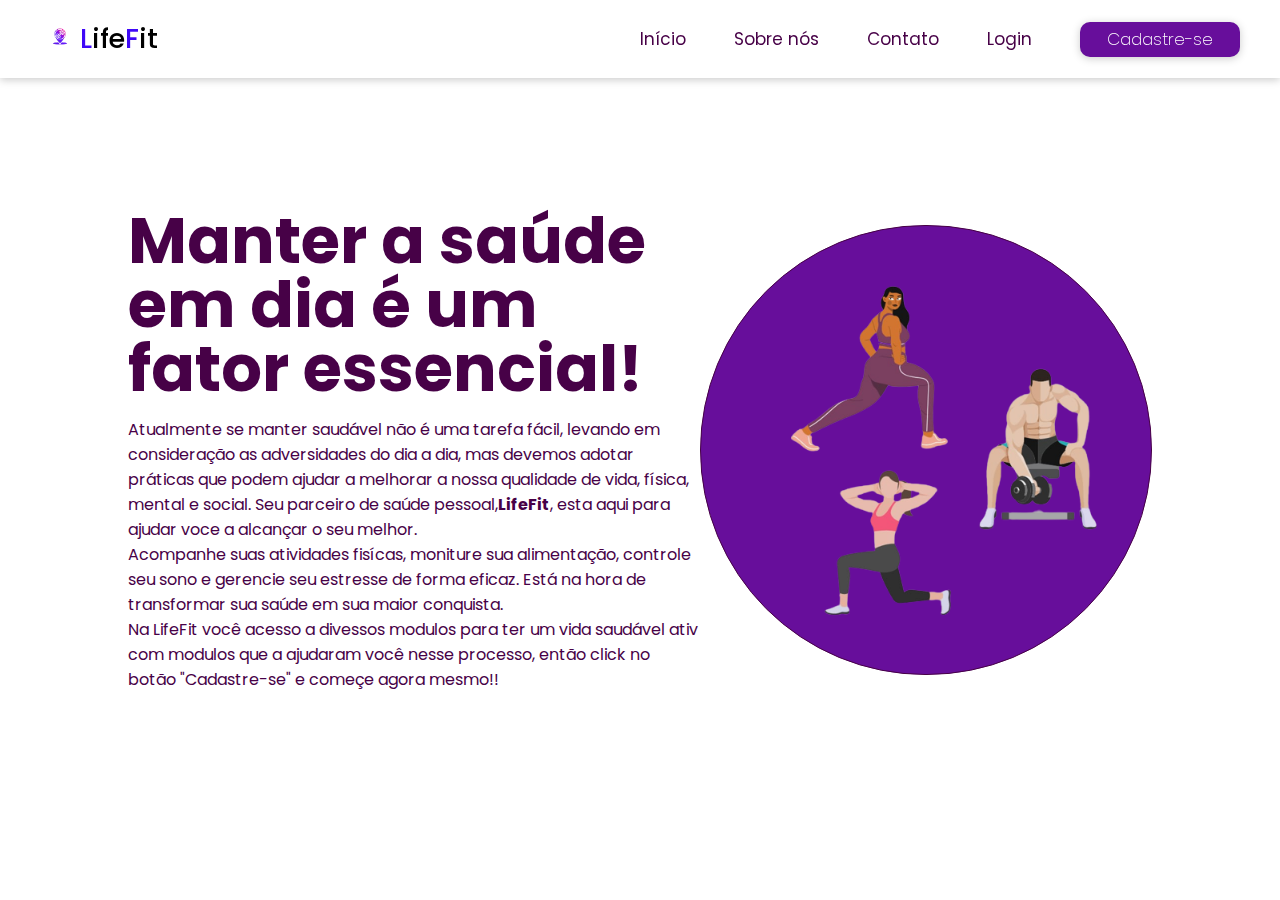
<file: index.html>
<!DOCTYPE html>
<html lang="en">
<head>
    <meta charset="UTF-8">
    <meta name="viewport" content="width=device-width, initial-scale=1.0">
    <link rel="preconnect" href="https://fonts.googleapis.com" />
    <link rel="preconnect" href="https://fonts.gstatic.com" crossorigin />
    <link href="https://fonts.googleapis.com/css2?family=Poppins:ital,wght@0,500;0,800;1,300&display=swap" rel="stylesheet"/>
    <link rel="stylesheet" href=" https://pedro065.github.io/lifefit.github.io//style.css">
    <title>LifeFit</title>
</head>
<body>
   <div>
    <header>
        <nav class="nav">
        <figure><img src=" https://pedro065.github.io/lifefit.github.io/logo.png" alt="logo" class="logo"><p class="text">L<span>ife</span>F<span>it</span></p></figure>
        <ul class="nav-menu">
            <li class="nav-item"><a href="index.html">Início</a></li>
            <li class="nav-item"><a href="">Sobre nós</a></li>
            <li class="nav-item"><a href="">Contato</a></li>
            <li class="nav-item"><a href=" https://pedro065.github.io/lifefit.github.io/Login.html">Login</a></li>
            <li class="nav-item"><a href=" https://pedro065.github.io/lifefit.github.io/Cadastro.html"><button class="btn">Cadastre-se</button></a></li>
        </ul>
        <div class="menu">
            <span class="barra"></span>
            <span class="barra"></span>
            <span class="barra"></span>
        </div>
        </nav>
    </header>
  
    <main>
        <section class="home">
            <div class="home-text">
                <h1 class="text-h1">Manter a saúde  em dia é um fator essencial! </h1>
                <p> Atualmente se manter saudável não é uma tarefa fácil, levando em consideração as
                    adversidades do dia a dia, mas devemos adotar práticas que podem ajudar a melhorar a nossa
                    qualidade de vida, física, mental e social. Seu parceiro de saúde pessoal,<strong>LifeFit</strong>, esta aqui 
                    para ajudar voce a alcançar o seu melhor.
                    <br>
                    Acompanhe suas atividades fisícas, moniture sua alimentação, controle seu sono e gerencie seu estresse de forma eficaz. Está na hora de transformar sua 
                    saúde em sua maior conquista.</p>
                    <p>Na LifeFit você  acesso a divessos modulos para ter um vida saudável ativ
                        com modulos que a ajudaram você nesse processo, então click no botão  "Cadastre-se" 
                     e começe agora mesmo!!</p>
            </div>
            <div class="home-img">
              
                <img src=" https://pedro065.github.io/lifefit.github.io/imagem.png" alt="img" class="img1">
            </div>
           
        </section>
    </main>
   
    <div>

    </div>
    
   </div> 
   <script src="https://pedro065.github.io/lifefit.github.io/script.js"></script>
</body>

</html>
</file>
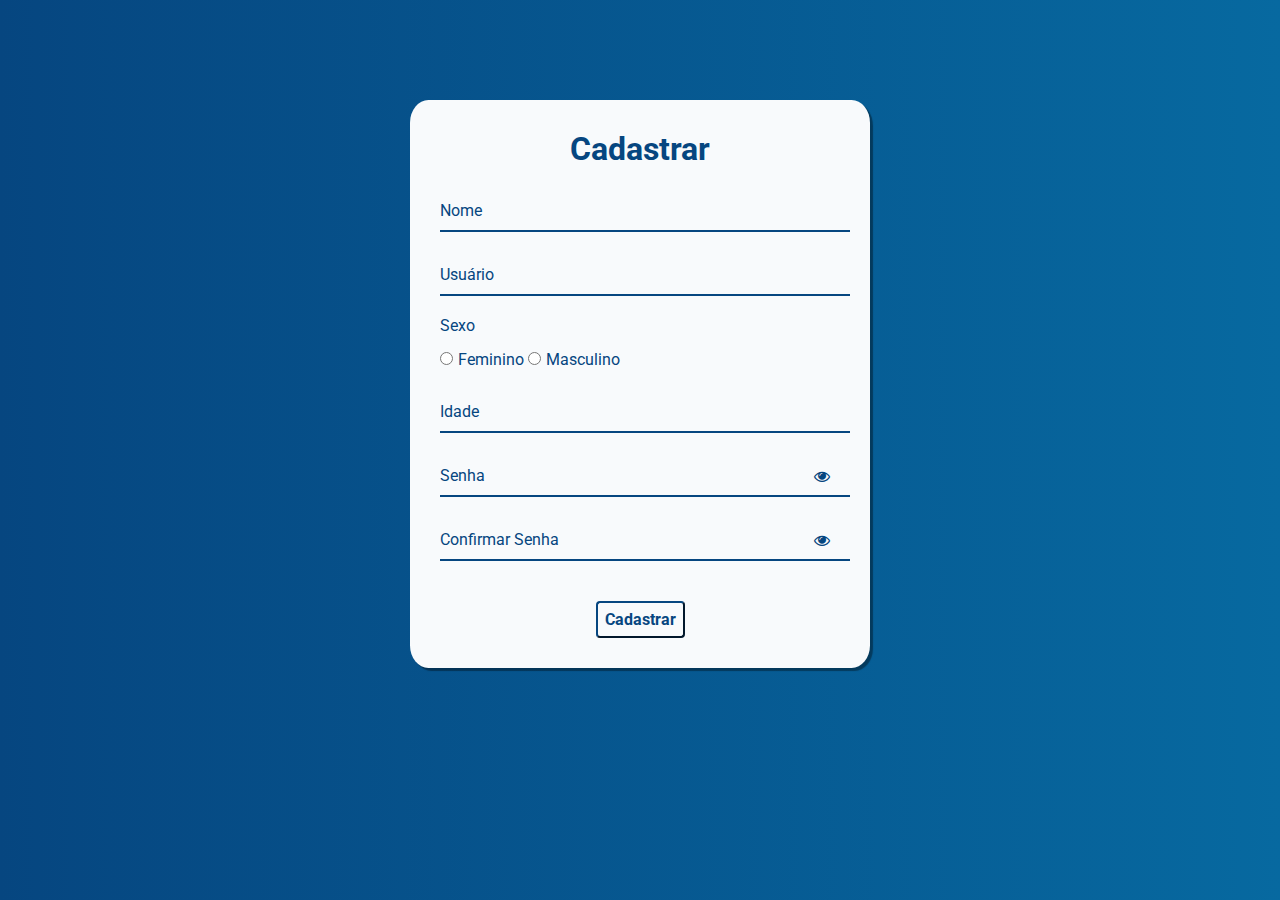
<file: Cadastro.html>
<!DOCTYPE html>
<html lang="en">
<head>
    <meta charset="UTF-8">
    <meta name="viewport" content="width=device-width, initial-scale=1.0"> <link
    rel="stylesheet"
    href="https://stackpath.bootstrapcdn.com/font-awesome/4.7.0/css/font-awesome.min.css"
  />
  <link rel="stylesheet" href="https://pedro065.github.io/lifefit.github.io/cadastro.css" />
    <title>Cadastro</title>
</head>
<body>

    <div class="container">
      <div class="card">
        <h1>Cadastrar</h1>

        <div id="msgError"></div>
        <div id="msgSuccess"></div>

        <div class="label-float">
          <input type="text" id="nome" placeholder=" " required />
          <label id="labelNome" for="nome">Nome</label>
        </div>

        <div class="label-float">
          <input type="text" id="usuario" placeholder=" " required />
          <label id="labelUsuario" for="usuario">Usuário</label>
        </div>
        <div >
          <div class="radio1"><label id="sexo" for="sexo">Sexo</label></div>
          <div class="radio">
            <input class="radio" type="radio" id="fem" name="sexo" /><span><label for="">Feminino</label></span>
            <input class="raio" type="radio" id="mascu"  name="sexo" /><span><label for="">Masculino</label></span>
          </div>
          
          
          
          
        </div>
        <div class="label-float">
          <input type="number" id="idade" placeholder=" " required />
          <label id="labelidade" for="idade">Idade</label>
        </div>

        <div class="label-float">
          <input type="password" id="senha" placeholder=" " required />
          <label id="labelSenha" for="senha">Senha</label>
          <i id="verSenha" class="fa fa-eye" aria-hidden="true"></i>
        </div>

        <div class="label-float">
          <input type="password" id="confirmSenha" placeholder=" " required />
          <label id="labelConfirmSenha" for="confirmSenha"
            >Confirmar Senha</label
          >
          <i id="verConfirmSenha" class="fa fa-eye" aria-hidden="true"></i>
        </div>

        <div class="justify-center">
          <button onclick="cadastrar()">Cadastrar</button>
        </div>
      </div>
    </div>

    <script src="https://pedro065.github.io/lifefit.github.io/cadastro.js"></script>
  </body>
</html>
</body>
</html>
</file>
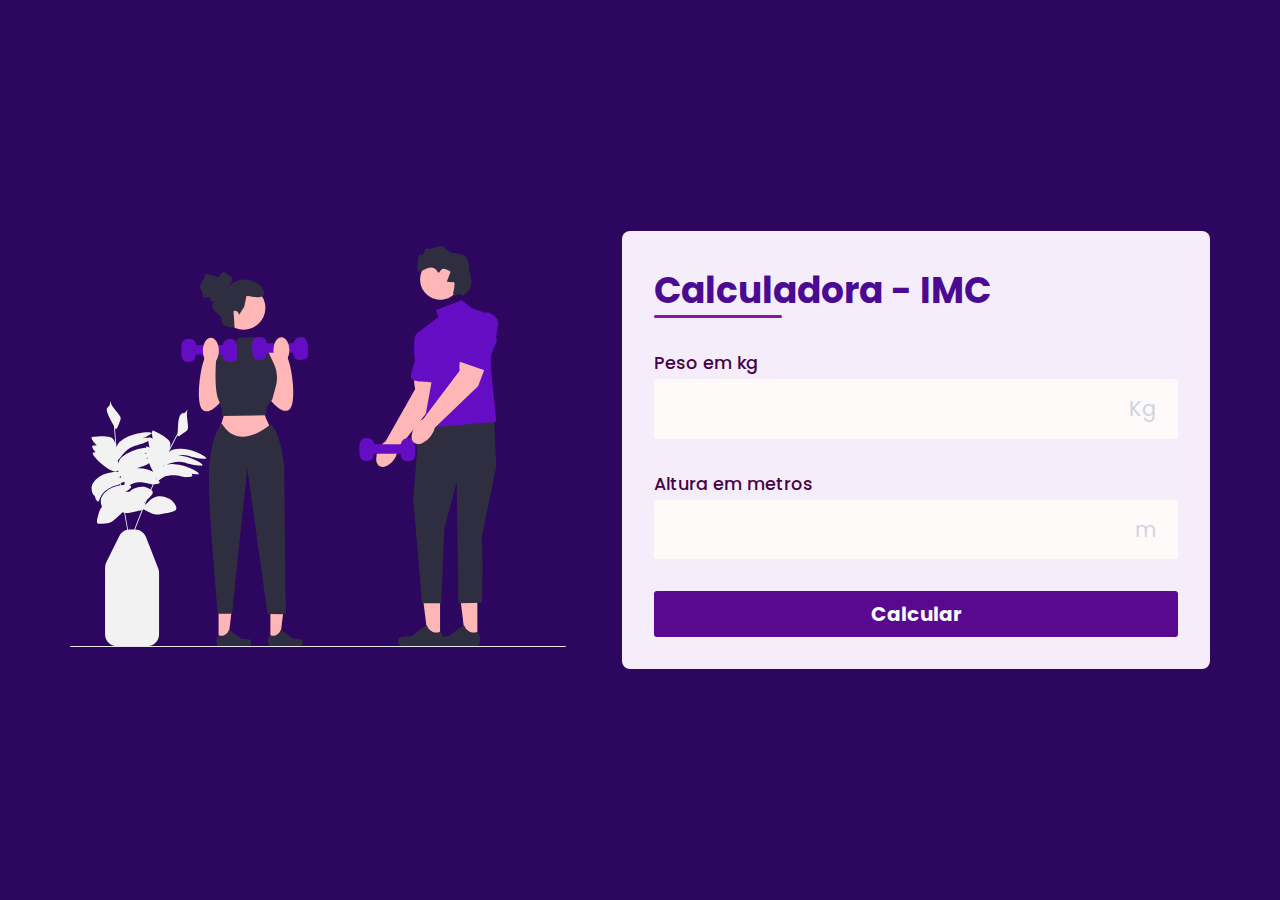
<file: imc.html>
<!DOCTYPE html>

<html lang="pt-br">

<head>
    <meta charset="UTF-8">
    <meta http-equiv="X-UA-Compatible" content="IE=edge">
    <meta name="viewport" content="width=device-width, initial-scale=1.0">

    <link rel="stylesheet" href="https://pedro065.github.io/lifefit.github.io/imc.css">
    
    <link rel="stylesheet" href="https://cdnjs.cloudflare.com/ajax/libs/font-awesome/6.2.1/css/all.min.css" integrity="sha512-MV7K8+y+gLIBoVD59lQIYicR65iaqukzvf/nwasF0nqhPay5w/9lJmVM2hMDcnK1OnMGCdVK+iQrJ7lzPJQd1w==" crossorigin="anonymous" referrerpolicy="no-referrer" />

    <title>Calculadora de IMC</title>
</head>
<body>
    <main id="container">
        <section id="img">
            <img src="https://pedro065.github.io/lifefit.github.io/img.svg">
        </section>

        <section id="calculator">
            <form id="form">
                <h1 id="title">
                    Calculadora - IMC
                </h1>

                <div class="input-box">
                    <label for="weight">
                        Peso em kg
                    </label>
                    <div class="input-field">
                        <i class="fa-solid fa-weight-hanging"></i>
                        <input type="number" id="peso" name="peso" required>
                        <span>
                            Kg
                        </span>
                    </div>
                </div>

                <div class="input-box">
                    <label for="height">
                        Altura em metros
                    </label>
                    <div class="input-field">
                        <i class="fa-solid fa-ruler"></i>
                        <input type="number" step="0.01" id="altura" name="altura" required>
                        <span>
                            m
                        </span>
                    </div>
                </div>
                
                <button id="calculate">
                    Calcular
                </button>
            </form>    
            
            <div id="infos" class="hidden">
                <div id="result">
                    <div id="bmi">
                        <span id="value"></span>
                        <span>Seu IMC</span>
                    </div>
                    <div id="description">
                        <span></span>
                    </div>  
                </div>

                <div id="more_info">
                    <a href="https://mundoeducacao.uol.com.br/saude-bem-estar/imc.htm">
                        Mais informações sobre o IMC
                        <i class="fa-solid fa-arrow-up-right-from-square"></i>
                    </a>
                </div>
            </div>   
        </section>
    </main>
    <script src="https://pedro065.github.io/lifefit.github.io/imc.js"></script>
</body>
</html>
</file>
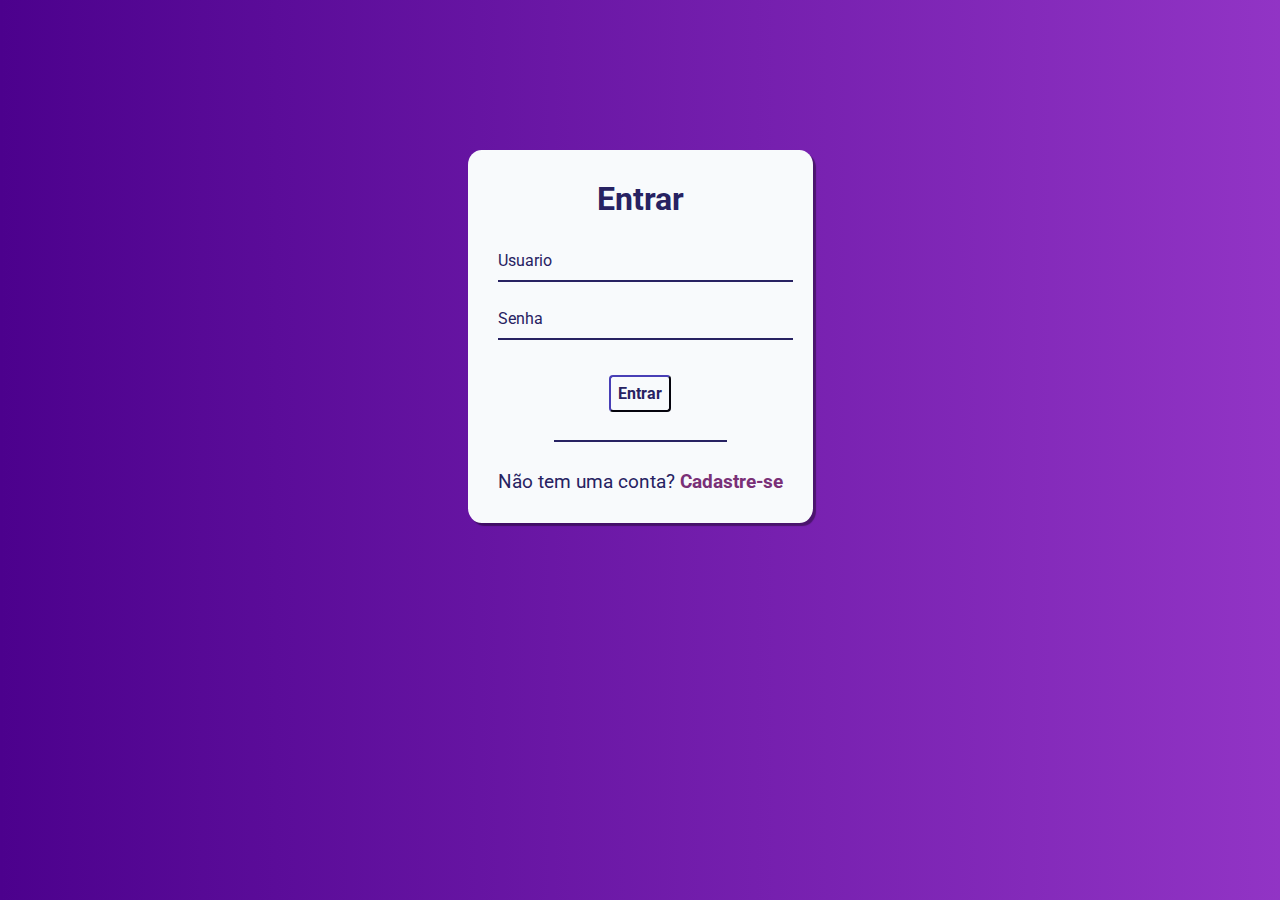
<file: Login.html>
<!DOCTYPE html>
<html lang="pt-br">
  <head>
    <meta charset="UTF-8" />
    <meta name="viewport" content="width=device-width, initial-scale=1.0" />
    <link rel="stylesheet" href="https://pedro065.github.io/lifefit.github.io/login.css" />
    <title>Login</title>
  </head>
  <body>
    <div class="container">
      <div class="card">
        <h1>Entrar</h1>

        <div id="msgError"></div>

        <div class="label-float">
          <input type="text" id="usuario" paceholder="" required />
          <label id="userLabel" for="usuario">Usuario</label>
        </div>

        <div class="label-float">
          <input type="password" id="senha" paceholder="" required />
          <label id="senhaLabel" for="senha">Senha</label>
          <i class="fa fa-eye" aria-hidden="true"></i>
        </div>

        <div class="justify-center">
          <button type="button" onclick="entrar()"> Entrar </button>
        </div>

        <div class="justify-center">
          <hr color=" #272262"  />
        </div>

        <p>
          Não tem uma conta?
          <a href="https://pedro065.github.io/lifefit.github.io/Cadastro.html">
            Cadastre-se
          </a>
        </p>
          
        
        <script src="https://pedro065.github.io/lifefit.github.io/login.js"></script>
      </div>
    </div>
  </body>
</html>
</file>
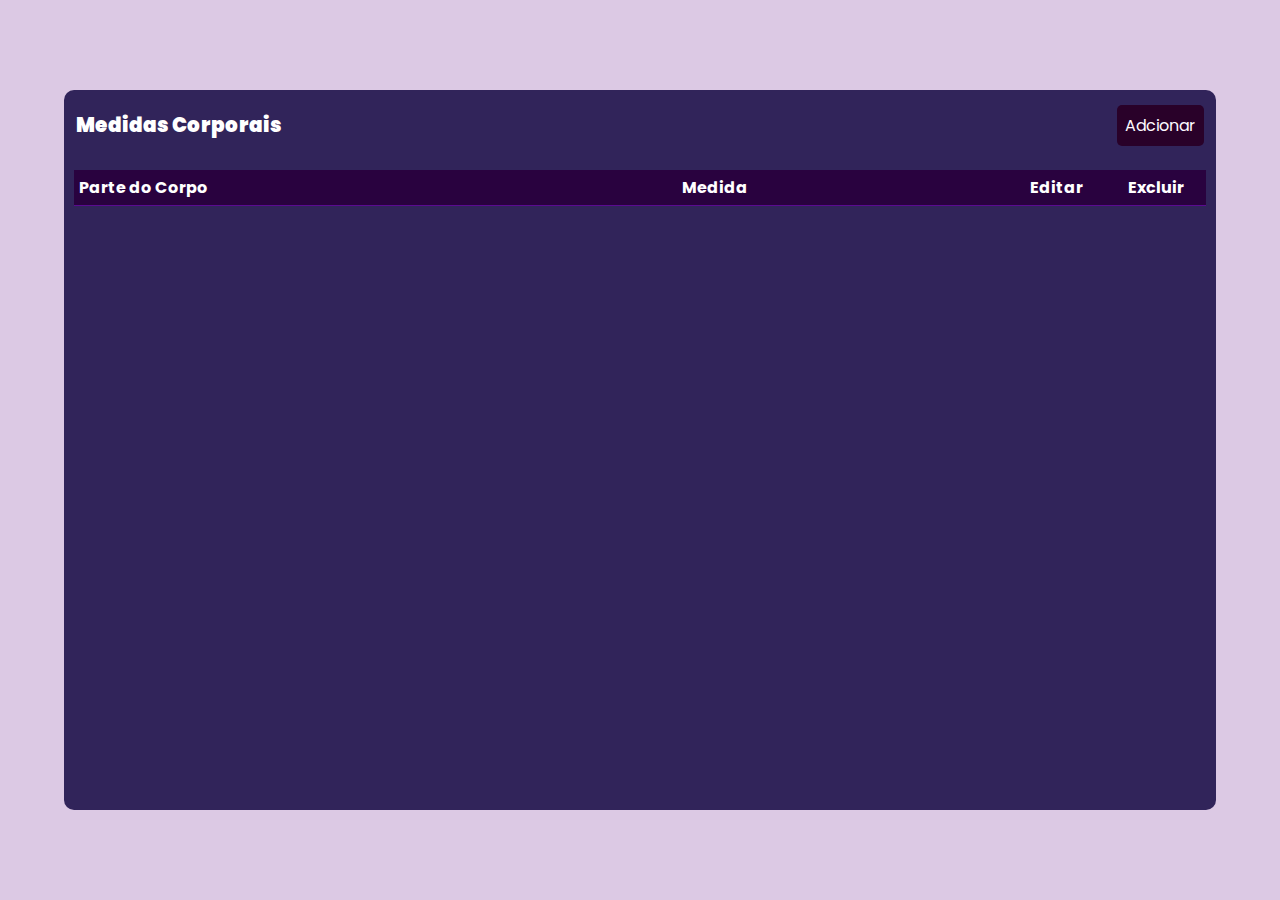
<file: medidas.html>
<!DOCTYPE html>
<html lang="pt-br">

<head>
  <meta charset="UTF-8">
  <meta http-equiv="X-UA-Compatible" content="IE=edge">
  <meta name="viewport" content="width=device-width, initial-scale=1.0">
  <title>Medidas Corporais</title>
  <link rel="stylesheet" href="https://pedro065.github.io/lifefit.github.io/medidas.css">
  <link href='https://unpkg.com/boxicons@2.1.1/css/boxicons.min.css' rel='stylesheet'>
</head>

<body>
  <div class="container">
    <div class="header">
      <span>Medidas Corporais</span>
      <button onclick="openModal()" id="new">Adcionar</i></button>
    </div>

    <div class="divTable">
      <table>
        <thead>
          <tr>
            <th>Parte do Corpo</th>
            
            <th>Medida</th>
            <th class="acao">Editar</th>
            <th class="acao">Excluir</th>
          </tr>
        </thead>
        <tbody>
        </tbody>
      </table>
    </div>

    <div class="modal-container">
      <div class="modal">
        <form>
          <label for="nome">Parte do Corpo</label>
          <input id="nome" type="text" required />
  
         
          <label for="quantidade">Medida</label>
          <input id="quantidade" type="number" required />
          <button id="btnSalvar">Salvar</button>
        </form>
      </div>
    </div>

  </div>
    <script src="https://pedro065.github.io/lifefit.github.io/medidas.js"></script>
</body>
</html>
</file>
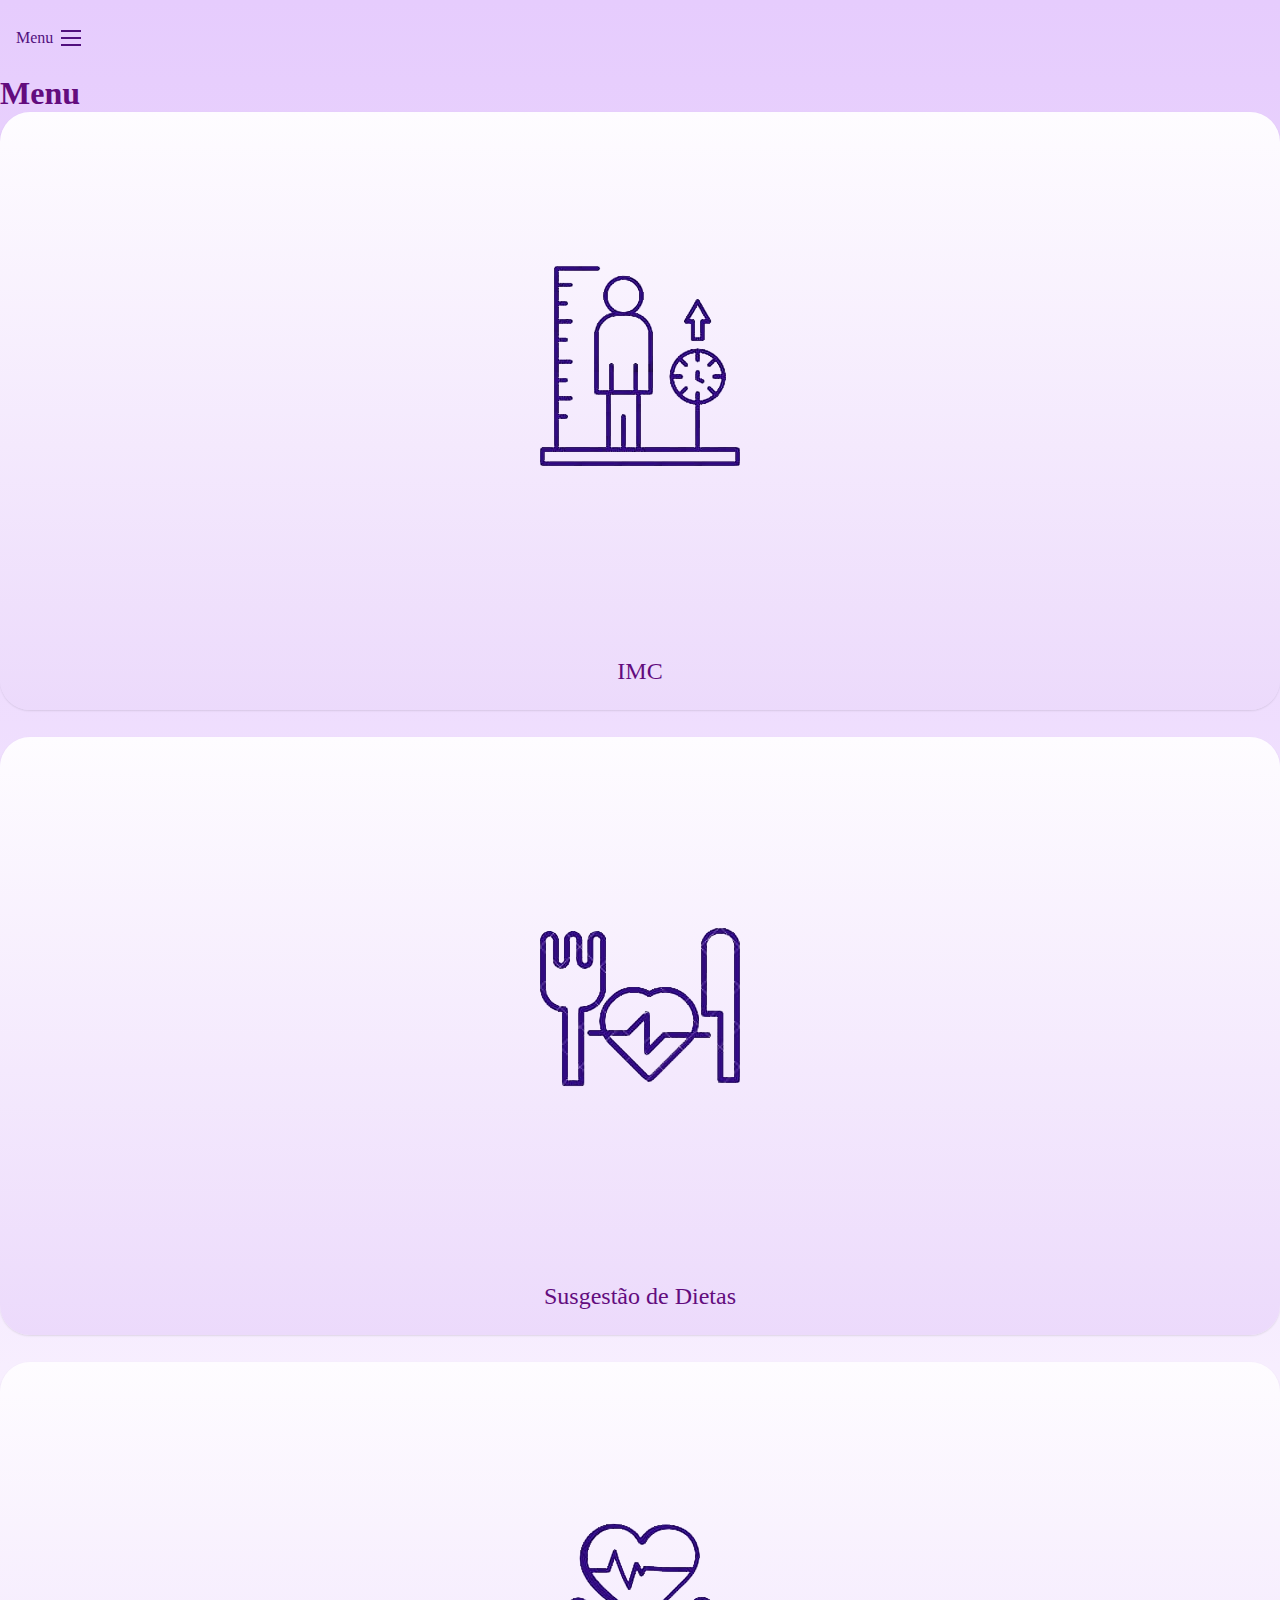
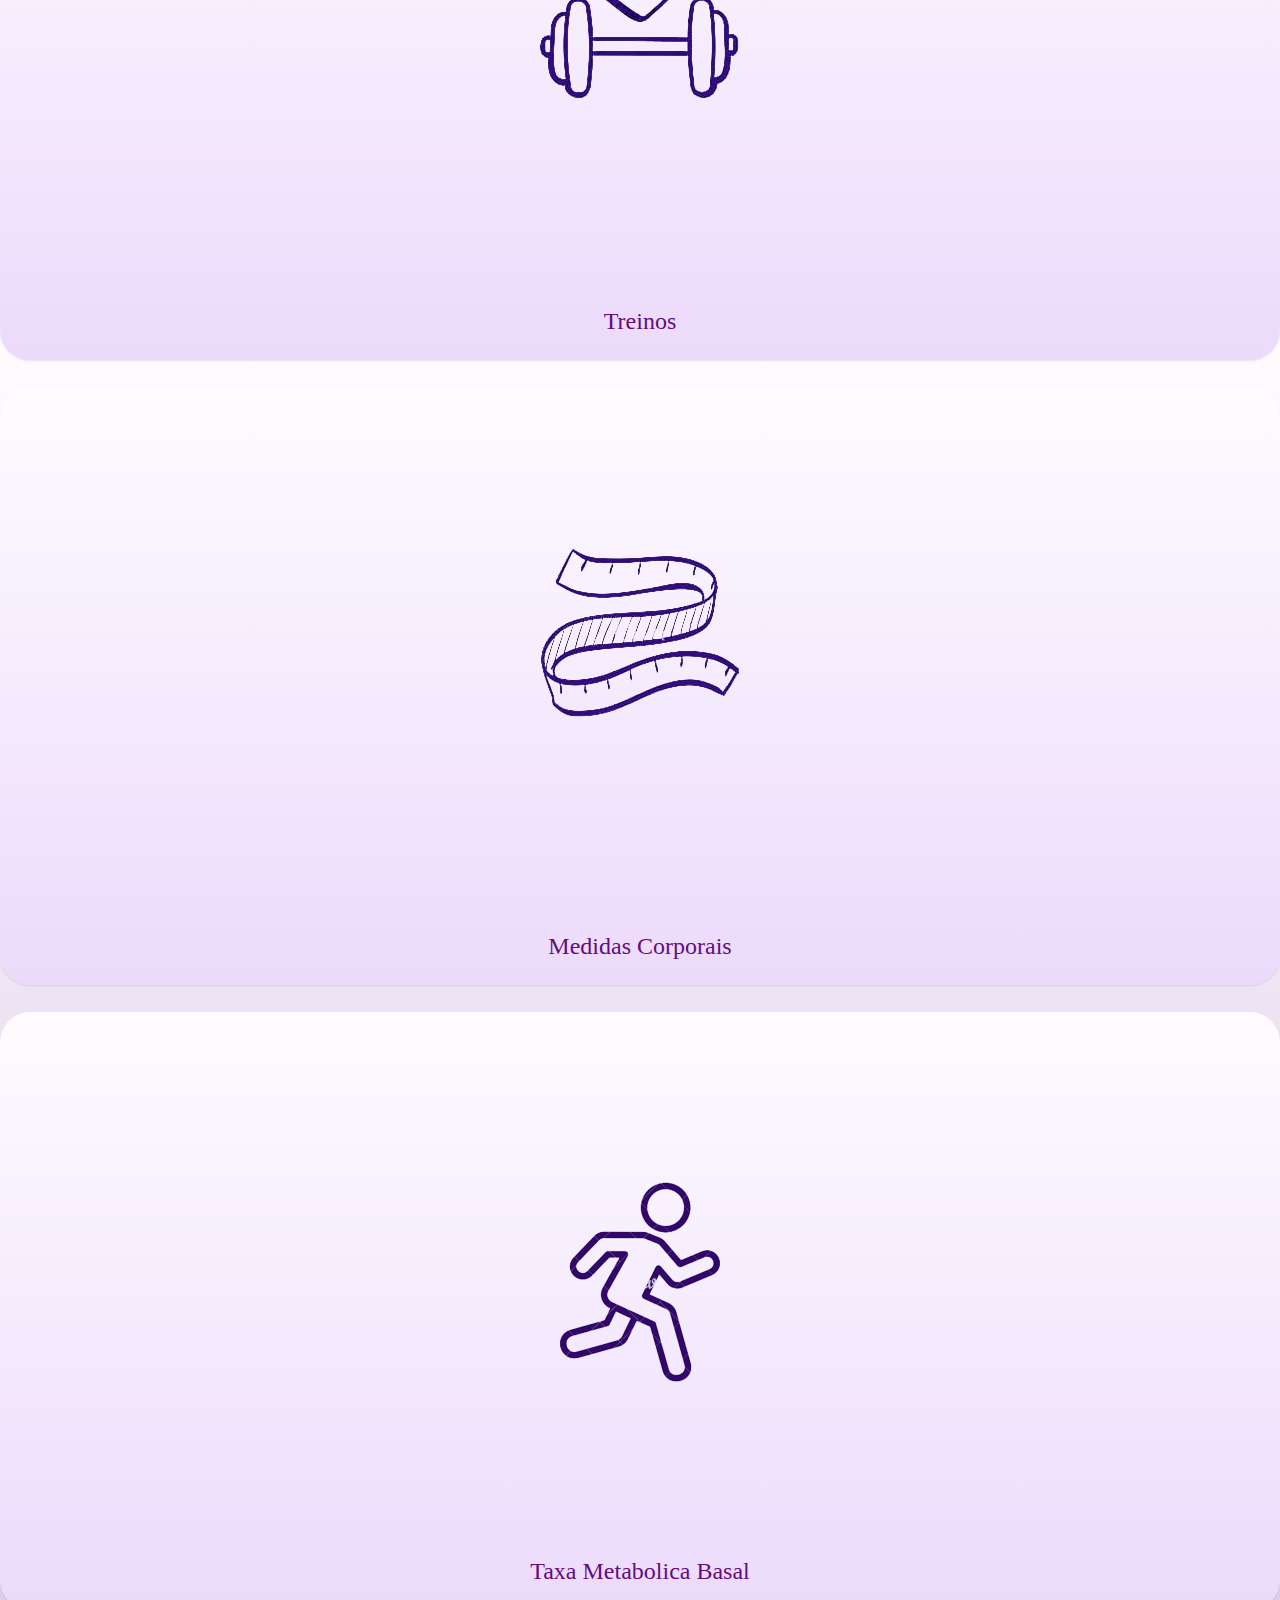
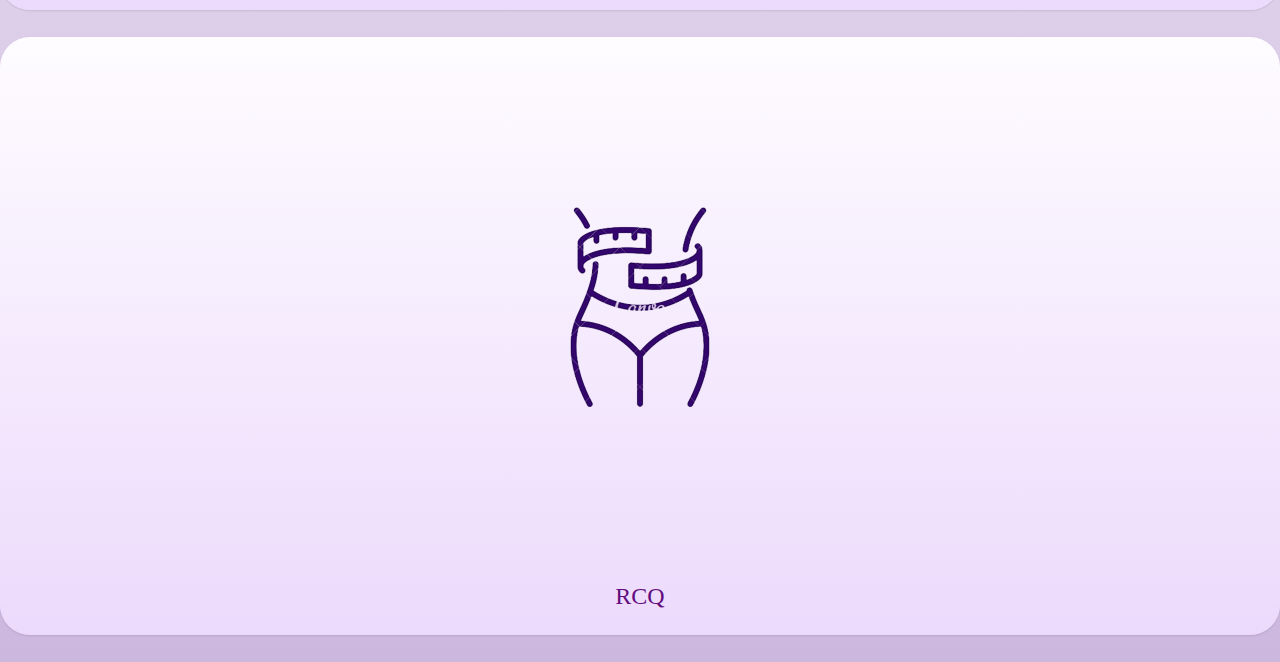
<file: menu.html>
<!DOCTYPE html>
<html lang="en">

<head>
    <meta charset="UTF-8">
    <meta http-equiv="X-UA-Compatible" content="IE=edge">
    <meta name="viewport" content="width=device-width, initial-scale=1.0">
    <title>Menu</title>
    <link href="https://cdn.jsdelivr.net/npm/bootstrap@5.0.2/dist/css/bootstrap.min.css" rel="stylesheet"
        integrity="sha384-EVSTQN3/azprG1Anm3QDgpJLIm9Nao0Yz1ztcQTwFspd3yD65VohhpuuCOmLASjC" crossorigin="anonymous">
    <link href="https://pedro065.github.io/lifefit.github.io/menu.css" rel="stylesheet">
    <link rel="stylesheet" href="https://pedro065.github.io/lifefit.github.io/reset.css">
    <link rel="stylesheet" href="https://pedro065.github.io/lifefit.github.io/scrolbar.css">
</head>

<body>
    <header class="header">
        <nav class="nav">
           <button
           class="btn-menu"
           aria-label="Abrir Menu"
           aria-haspopup="true"
           aria-controls="menu"
           aria-expanded="false">
            Menu <span class="barra"></span>
            </label>
           </button> 
            <ul class="menu" id="menu" role="menu">
                <li> <a href="https://pedro065.github.io/lifefit.github.io/index.html">Inicio</a></li>
                <li> <a href="">Sobre nós</a></li>
                <li> <a href="">Contato</a></li>
                <li><a href="">Meu cadastro</a></li>
            </ul>
        </nav>
    </header>
    <div class="container py-5">
        <h1 class="text-center">Menu</h1>
        
        <div class="row row-cols-1 row-cols-md-3 g-4 py-5" >
            
            <div class="col">
                <a href="https://pedro065.github.io/lifefit.github.io/imc.html" class="p2">
                    <div class="card">
                        <img src="https://pedro065.github.io/lifefit.github.io/IMC1.png" class="card-img-top" alt="...">
                      
                        <div class="card-body">
                            <p class="card-text">IMC</p>
                            
                        </div>
                    </div>
                </a>
            </div>

            <div class="col">
                <a href="https://pedro065.github.io/lifefit.github.io/dieta.html" class="p2">
                    <div class="card">
                        <img src="https://pedro065.github.io/lifefit.github.io/dieta.png" class="card-img-top" alt="...">
                        
                        <div class="card-body">
                            <p class="card-text">Susgestão de Dietas</p>
                            
                        </div>
                    </div>
                </a>
                
            </div>
           
            <div class="col">
                <a href="https://pedro065.github.io/lifefit.github.io/treinos.html" class="p2">
                    <div class="card">
                        <img src="https://pedro065.github.io/lifefit.github.io/treino.png" class="card-img-top" alt="...">
    
                        <div class="card-body">
                            <p class="card-text">Treinos</p>
                            
                        </div>
                    </div>
                </a>
                
            </div>

            <div class="col">
                <a href="https://pedro065.github.io/lifefit.github.io/medidas.html" class="p2">
                    <div class="card">
                        <img src="https://pedro065.github.io/lifefit.github.io/medida1.png" class="card-img-top" alt="...">
                        <div class="card-body">
                            <p class="card-text">Medidas Corporais</p>
                            
                        </div>
                    </div>
                </a>
            </div>

            <div class="col">
                <a href="https://pedro065.github.io/lifefit.github.io/tmb.html" class="p2">
                    <div class="card">
                        <img src="https://pedro065.github.io/lifefit.github.io/img-tmb.png" class="card-img-top" alt="...">
                        <div class="card-body">
                            <p class="card-text">Taxa Metabolica Basal</p>
                            
                        </div>
                    </div>
                </a>
            </div>

            <div class="col">
                <a href="https://pedro065.github.io/lifefit.github.io/rcq.html" class="p2">
                    <div class="card">
                        <img src="https://pedro065.github.io/lifefit.github.io/img-rcq.png" class="card-img-top" alt="...">
                        <div class="card-body">
                            <p class="card-text">RCQ</p>
                            
                        </div>
                    </div>
                </a>
            </div>
    
        </div>

        

        </div>
    </div>
    
    
    <script src="https://cdn.jsdelivr.net/npm/bootstrap@5.0.2/dist/js/bootstrap.bundle.min.js"
        integrity="sha384-MrcW6ZMFYlzcLA8Nl+NtUVF0sA7MsXsP1UyJoMp4YLEuNSfAP+JcXn/tWtIaxVXM"
        crossorigin="anonymous">
    </script>
    
    <script src="https://pedro065.github.io/lifefit.github.io/menu.js"></script>
</body>

</html>
</file>
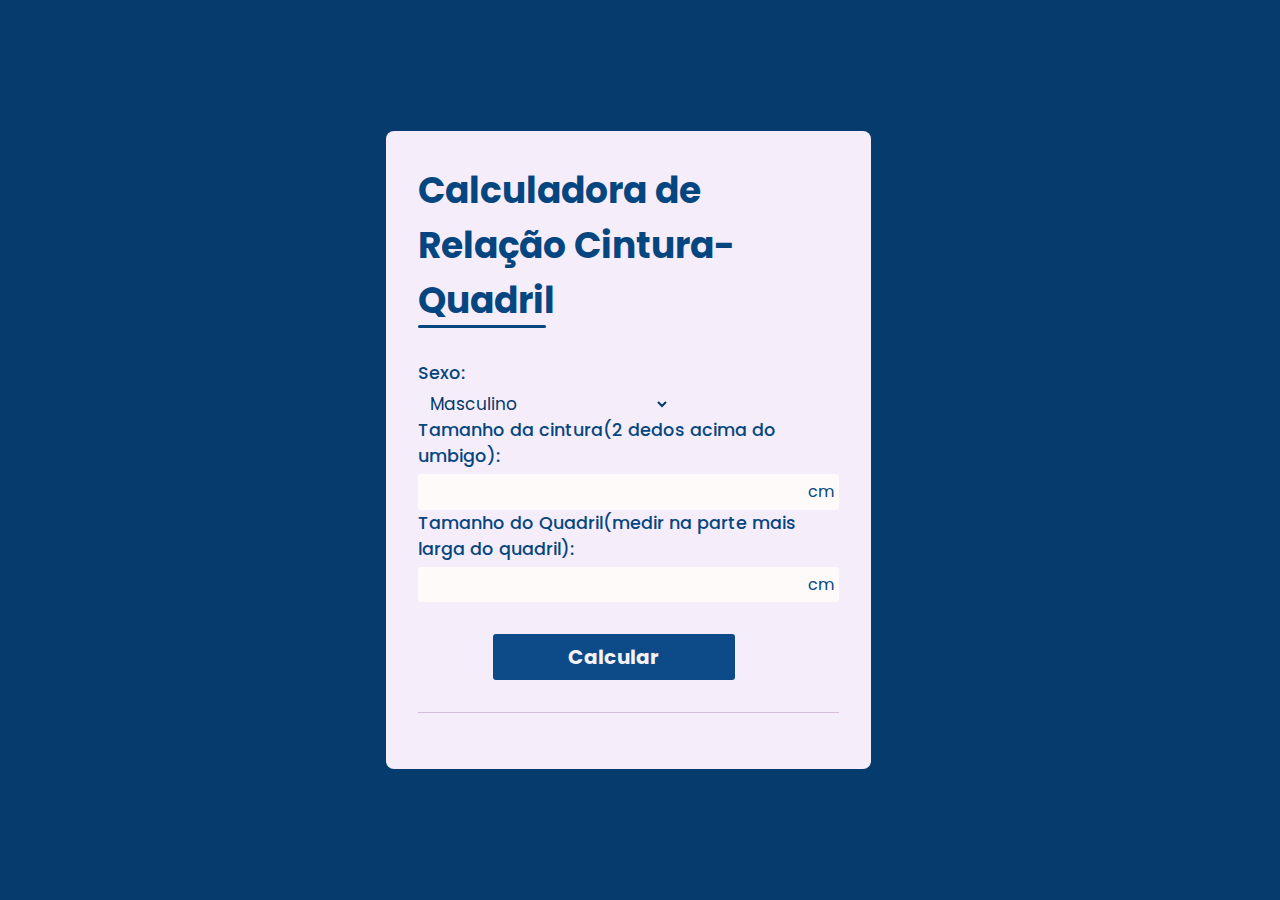
<file: rcq.html>
<!DOCTYPE html>
<html lang="pt-br">
<head>
    <meta charset="UTF-8">
    <meta http-equiv="X-UA-Compatible" content="IE=edge">
    <meta name="viewport" content="width=device-width, initial-scale=1.0">

    <link rel="stylesheet" href="https://pedro065.github.io/lifefit.github.io/rcq.css">
    
    <link rel="stylesheet" href="https://cdnjs.cloudflare.com/ajax/libs/font-awesome/6.2.1/css/all.min.css" integrity="sha512-MV7K8+y+gLIBoVD59lQIYicR65iaqukzvf/nwasF0nqhPay5w/9lJmVM2hMDcnK1OnMGCdVK+iQrJ7lzPJQd1w==" crossorigin="anonymous" referrerpolicy="no-referrer" />

    <title>Calculadora de Relação Cintura-Quadril</title>
</head>
<body>
    <div class="container">


        <div class="card">
          <h2 class="title">Calculadora de Relação Cintura-Quadril</h2>
      
          <div class="input-box">
            <div>
              <label for="sexo">Sexo:</label>
            </div>
            <div >
              <select id="sexo">
                <option value="male">Masculino</option>
                <option value="female">Feminino</option>
              </select>
            </div>
      
          <div class="input-box">
            <div>
              <label for="cintura"> Tamanho da cintura(2 dedos acima do umbigo):</label>
            </div>
            <div class="input-field">
              <input type="text" id="cintura">
              <span>
                cm
            </span>
            </div>
            
          </div>
      
          <div class="input-box">
            <div>
              <label for="quadril"> Tamanho do Quadril(medir na parte mais larga do quadril):</label>
            </div>
            <div class="input-field">
              <input type="text" id="quadril">
              <span>
                cm
            </span>
            </div>
      
          </div>
      
       
      
          </div>
          <div class="btn">
            <button onclick="calculate()">Calcular</button>
          </div>
          <div id="result"></div>
        </div>
      </div>
      
      
        <script src="https://pedro065.github.io/lifefit.github.io/rcq.js"></script>
</body>
</html>
</file>
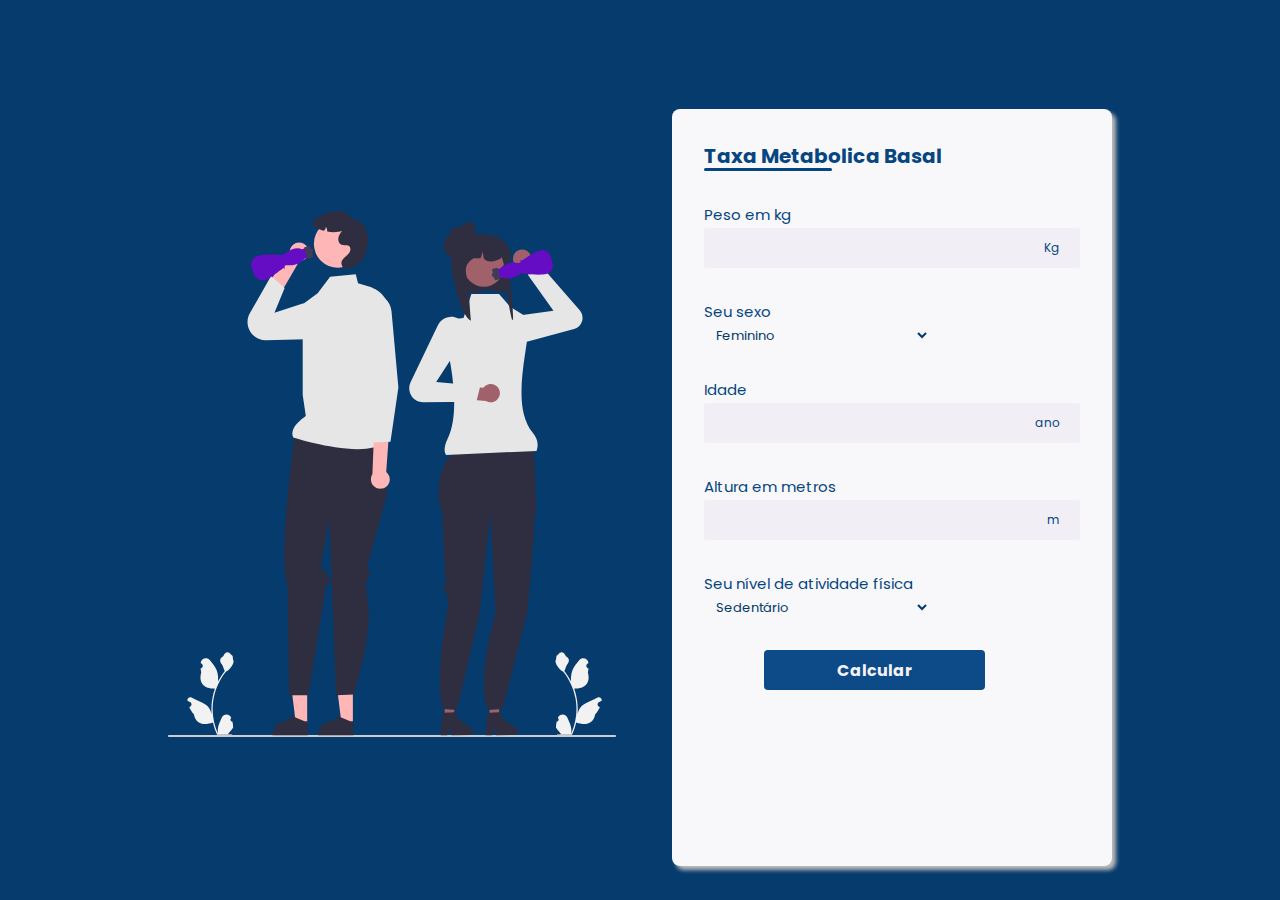
<file: tmb.html>
<!DOCTYPE html>
<html lang="pt-br">
<head>
    <meta charset="UTF-8">
    <meta http-equiv="X-UA-Compatible" content="IE=edge">
    <meta name="viewport" content="width=device-width, initial-scale=1.0">

    <link rel="stylesheet" href="https://pedro065.github.io/lifefit.github.io/tmb.css">
    
    <link rel="stylesheet" href="https://cdnjs.cloudflare.com/ajax/libs/font-awesome/6.2.1/css/all.min.css" integrity="sha512-MV7K8+y+gLIBoVD59lQIYicR65iaqukzvf/nwasF0nqhPay5w/9lJmVM2hMDcnK1OnMGCdVK+iQrJ7lzPJQd1w==" crossorigin="anonymous" referrerpolicy="no-referrer" />

    <title>Taxa Metabolica Basal</title>
</head>
<body>
    <main id="container">
        <section id="img">
            <img src="https://pedro065.github.io/lifefit.github.io/img-tmb.svg" alt="" id="img">
        </section>

        <section id="calculator">
            <form id="form">
                <h1 id="title">
                    Taxa Metabolica Basal
                </h1>
              
                <div class="input-box">
                    <label for="weight">
                        Peso em kg
                    </label>
                    <div class="input-field">
                        <i class="fa-solid fa-weight-hanging"></i>
                        <input type="number" id="peso" name="peso" required>
                        <span>
                            Kg
                        </span>
                    </div>
                </div>

                <div class="input-box">
                    <label for="sexo">
                        Seu sexo
                    </label>
                    <div >
                       <select  id="sexo" name="sexo" >
                        <option value="Feminino">Feminino</option>
                        <option value="Masculino">Masculino</option>
                       </select>
                    </div>
                </div>

                <div class="input-box">
                    <label for="weight">
                        Idade
                    </label>
                    <div class="input-field">
                        
                        <input type="number" id="idade" name="idade" required>
                        <span>
                            ano
                        </span>
                    </div>
                </div>

                <div class="input-box">
                    <label for="height">
                        Altura em metros
                    </label>
                    <div class="input-field">
                        <i class="fa-solid fa-ruler"></i>
                        <input type="number" step="0.01" id="altura" name="altura" required>
                        <span>
                            m
                        </span>
                    </div>
                </div>

                <div class="input-box">
                    <label for="ativ_level">
                        Seu nível de atividade física
                    </label>
                    <div >
                       <select  id="ativ_level" >
                        <option value="1.2">Sedentário</option>
                        <option value="1.375">Pouca atividade</option>
                        <option value="1.55">Atividade moderada</option>
                        <option value="1.725">Atividade intensa</option>
                        <option value="1.9">Atividade muito intensa</option>
                       </select>
                    </div>
                </div>
                <div class="infos">
                    <button id="calculo" type="submit">
                        Calcular
                    </button>
                </div>
                <div class="result-container" id="result"></div>
            </form>    
            
            
                
        </section>
    </main>
    <script src="https://pedro065.github.io/lifefit.github.io/tmb.js"></script>
</body>
</html>
</file>
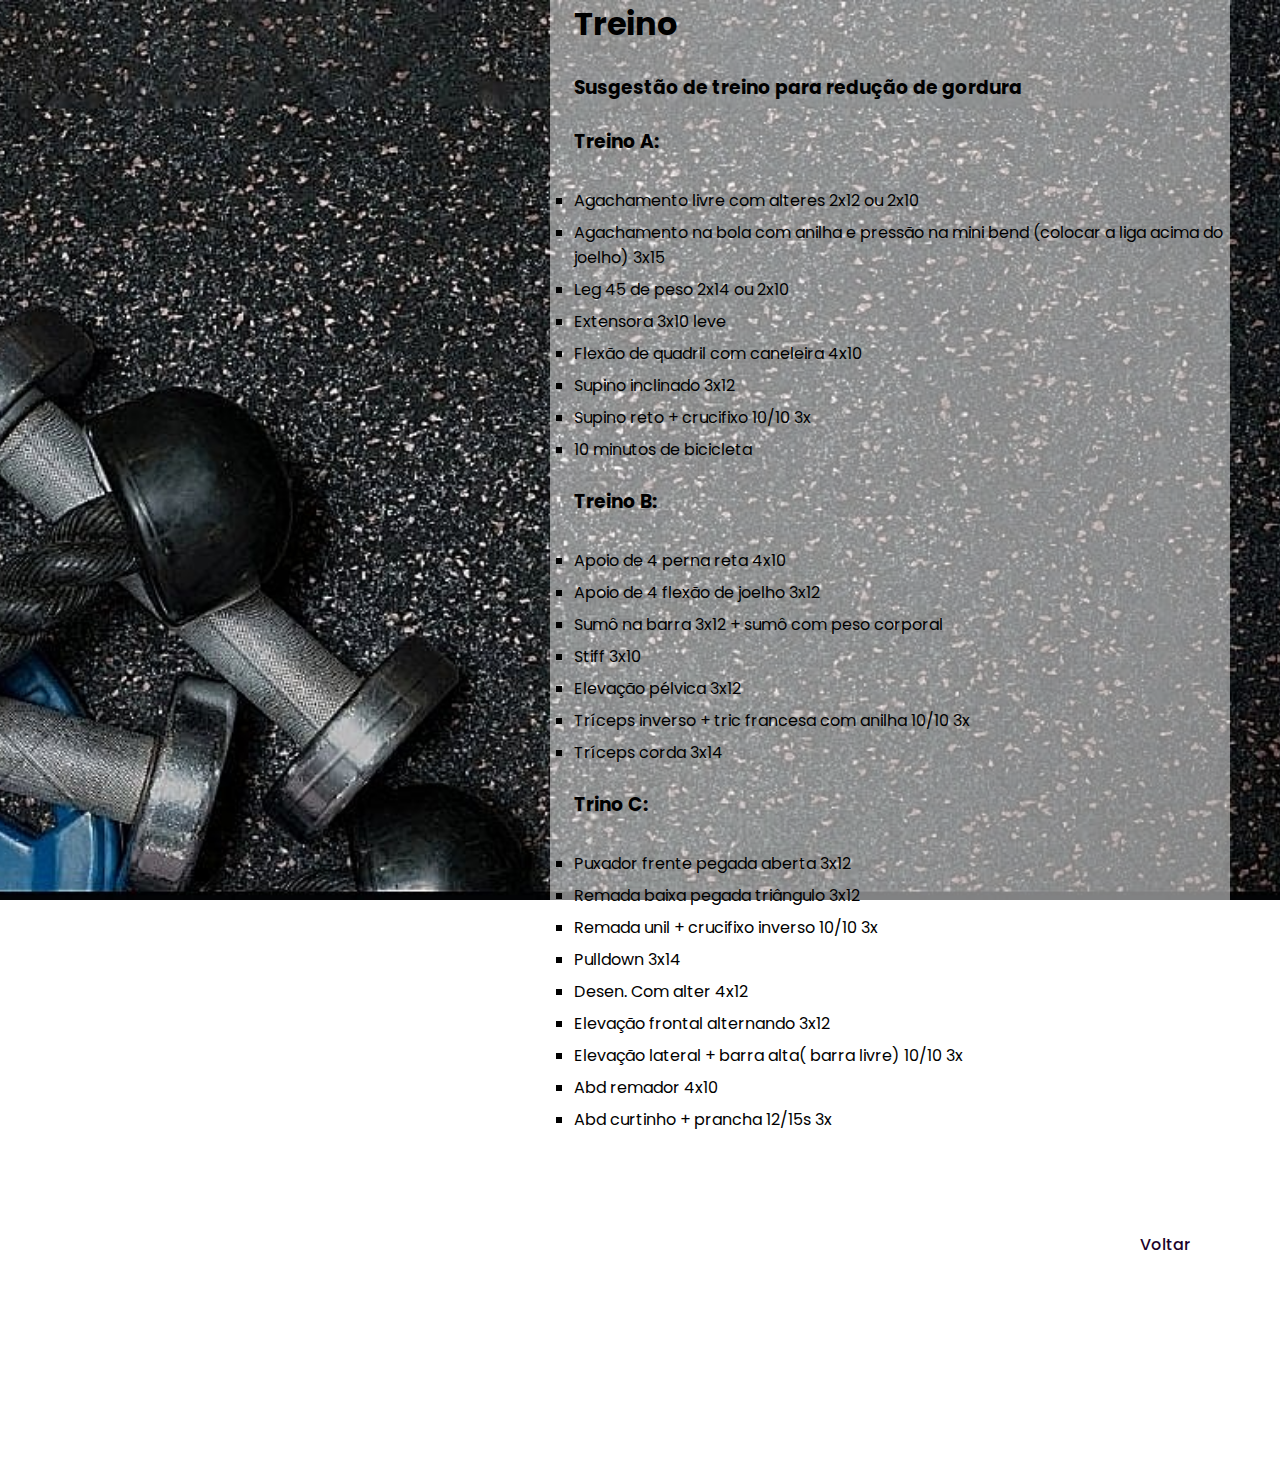
<file: treinos.html>
<!DOCTYPE html>
<html lang="en">
<head>
    <meta charset="UTF-8">
    <meta name="viewport" content="width=device-width, initial-scale=1.0">
    <link href="https://fonts.googleapis.com/css2?family=Poppins:ital,wght@0,500;0,800;1,300&display=swap" rel="stylesheet"/>
    <link rel="stylesheet" href="https://pedro065.github.io/lifefit.github.io/treinos.css">
    <title>Treino</title>
</head>
<body>
     <div class="p1">
        <h1>Treino</h1>
        <p>&nbsp;</p>
         <h3>Susgestão de treino para redução de gordura</h3>
         <p>&nbsp;</p>
         <h3>Treino A:</h3>
         <p>&nbsp;</p>
         <ul>
            <li>Agachamento livre com alteres 2x12 ou 2x10</li>
            <li>Agachamento na bola com anilha e pressão na mini bend (colocar a liga acima do joelho) 3x15</li>
            <li>Leg 45 de peso 2x14 ou 2x10</li>
            <li>Extensora 3x10 leve</li>
            <li>Flexão de quadril com caneleira 4x10</li>
            <li>Supino inclinado 3x12</li>
            <li>Supino reto + crucifixo 10/10 3x</li>
            <li>10 minutos de bicicleta </li>
         </ul>
         <p>&nbsp;</p>
         <h3>Treino B:</h3>
         <p>&nbsp;</p>
         <ul>
            <li>Apoio de 4 perna reta 4x10</li>
            <li>Apoio de 4 flexão de joelho 3x12</li>
            <li>Sumô na barra 3x12 + sumô com peso corporal </li>
            <li>Stiff 3x10</li>
            <li>Elevação pélvica 3x12</li>
            <li>Tríceps inverso + tric francesa com anilha 10/10 3x</li>
            <li>Tríceps corda 3x14</li>
            
        </ul>
        <p>&nbsp;</p>
         <h3>Trino C:</h3>
         <p>&nbsp;</p>
         <ul>
        <li>Puxador frente pegada aberta 3x12</li>
        <li>Remada baixa pegada triângulo 3x12 </li>
        <li>Remada unil + crucifixo inverso 10/10 3x</li>
        <li>Pulldown 3x14</li>
        <li>Desen. Com alter 4x12</li>
        <li>Elevação frontal alternando 3x12</li>
        <li>Elevação lateral + barra alta( barra livre) 10/10 3x</li>
        <li>Abd remador 4x10</li>
        <li>Abd curtinho + prancha 12/15s 3x</li>
        </ul>
      
        <p>&nbsp;</p><p>&nbsp;</p><p>&nbsp;</p><p>&nbsp;</p>
        <div class="link">
            <a href="https://pedro065.github.io/lifefit.github.io//menu.html" >Voltar</a>
        </div>
        <p>&nbsp;</p><p>&nbsp;</p><p>&nbsp;</p><p>&nbsp;</p>
        <p>&nbsp;</p><p>&nbsp;</p><p>&nbsp;</p><p>&nbsp;</p>

        

</body>
</html>
</file>
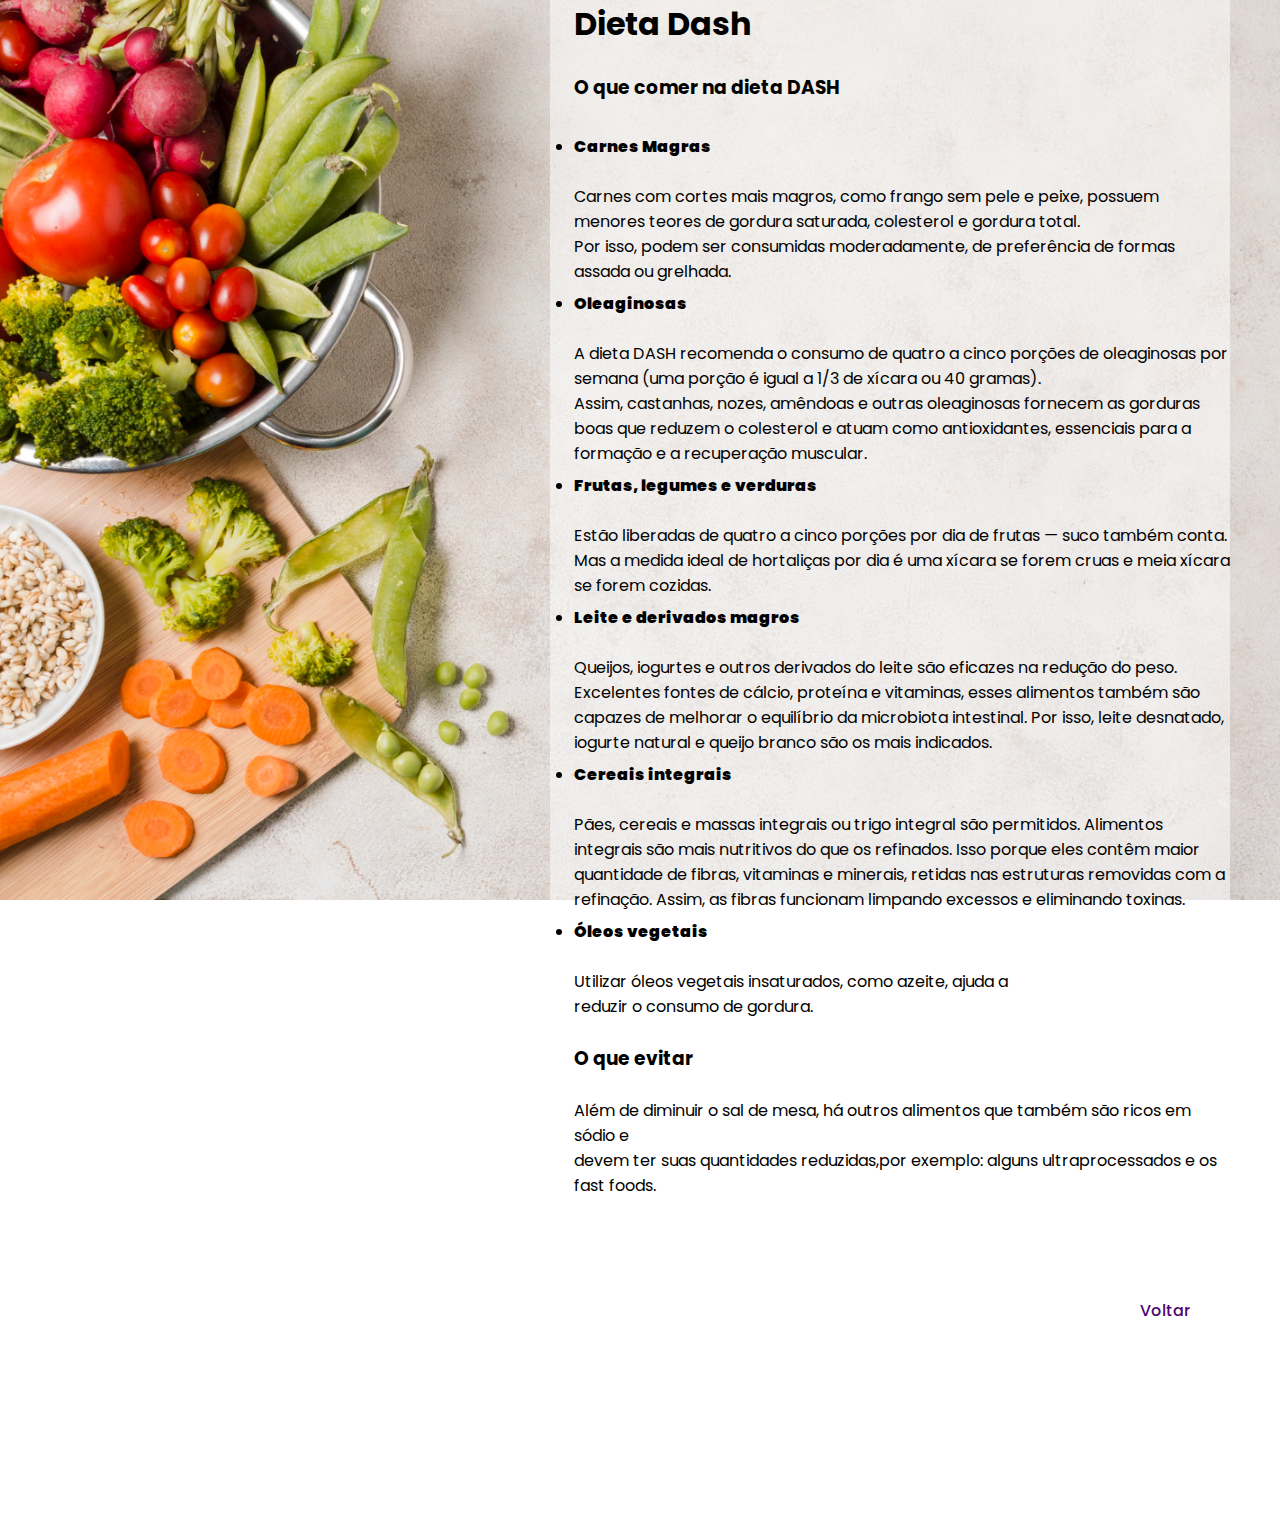
<file: Dieta Dash/dash.html>
<!DOCTYPE html>
<html lang="en">
<head>
    <meta charset="UTF-8">
    <meta name="viewport" content="width=device-width, initial-scale=1.0">
    <link href="https://fonts.googleapis.com/css2?family=Poppins:ital,wght@0,500;0,800;1,300&display=swap" rel="stylesheet"/>
    <link rel="stylesheet" href="https://pedro065.github.io/lifefit.github.io/CSS/dieta1.css">
    <title>Dieta Dash</title>
</head>
<body>
     <div class="p1">
        <h1>Dieta Dash</h1>
        <p>&nbsp;</p>
         <h3>O que comer na dieta DASH</h3>
         <p>&nbsp;</p>
         <ul>
            <li><h4><b>Carnes Magras</b></h4>&nbsp;<p>Carnes com cortes mais magros, como frango sem pele e peixe, possuem menores teores de gordura saturada, colesterol e gordura total.<br>
                Por isso, podem ser consumidas moderadamente, de preferência de formas assada ou grelhada.</p>
            </li>
            <li><h4><b>Oleaginosas</b></h4>&nbsp;<p>A dieta DASH recomenda o consumo de quatro a cinco porções de oleaginosas por semana (uma porção é igual a 1/3 de xícara ou 40 gramas).<br>
                Assim, castanhas, nozes, amêndoas e outras oleaginosas fornecem as gorduras boas que reduzem o colesterol e atuam como antioxidantes, essenciais para a formação e a recuperação muscular.</p>
            </li>
            <li><h4><b>Frutas, legumes e verduras</b></h4>&nbsp;<p>Estão liberadas de quatro a cinco porções por dia de frutas — suco também conta. Mas a medida ideal de hortaliças por dia é uma xícara se forem cruas e meia xícara se forem cozidas.</p>
            </li>
            <li><h4><b>Leite e derivados magros</b></h4>&nbsp;<p>Queijos, iogurtes e outros derivados do leite são eficazes na redução do peso. Excelentes fontes de cálcio, proteína e vitaminas, esses alimentos também são capazes de melhorar o equilíbrio da microbiota intestinal. Por isso, leite desnatado, iogurte natural e queijo branco são os mais indicados.</p>
            </li>
            <li><h4><b>Cereais integrais</b></h4>&nbsp;<p>Pães, cereais e massas integrais ou trigo integral são permitidos. Alimentos integrais são mais nutritivos do que os refinados. Isso porque eles contêm maior quantidade de fibras, vitaminas e minerais, retidas nas estruturas removidas com a refinação. Assim, as fibras funcionam limpando excessos e eliminando toxinas.</p>
            </li>
            <li><h4><b>Óleos vegetais</b></h4>&nbsp;<p>Utilizar óleos vegetais insaturados, como azeite, ajuda a <br>reduzir o consumo de gordura.</p>
            </li>


         </ul>
         <p>&nbsp;</p>
         <h3>O que evitar</h3>
         &nbsp;
         <p>Além de diminuir o sal de mesa, há outros alimentos que também são ricos em sódio e<br>
             devem ter suas quantidades reduzidas,por exemplo: alguns ultraprocessados e os fast foods.
        </p>
        <p>&nbsp;</p><p>&nbsp;</p><p>&nbsp;</p><p>&nbsp;</p>
        <div class="link">
            <a href="https://pedro065.github.io/lifefit.github.io/dieta.html" >Voltar</a>
        </div>
        <p>&nbsp;</p><p>&nbsp;</p><p>&nbsp;</p><p>&nbsp;</p>
        <p>&nbsp;</p><p>&nbsp;</p><p>&nbsp;</p><p>&nbsp;</p>

        

</body>
</html>
</file>
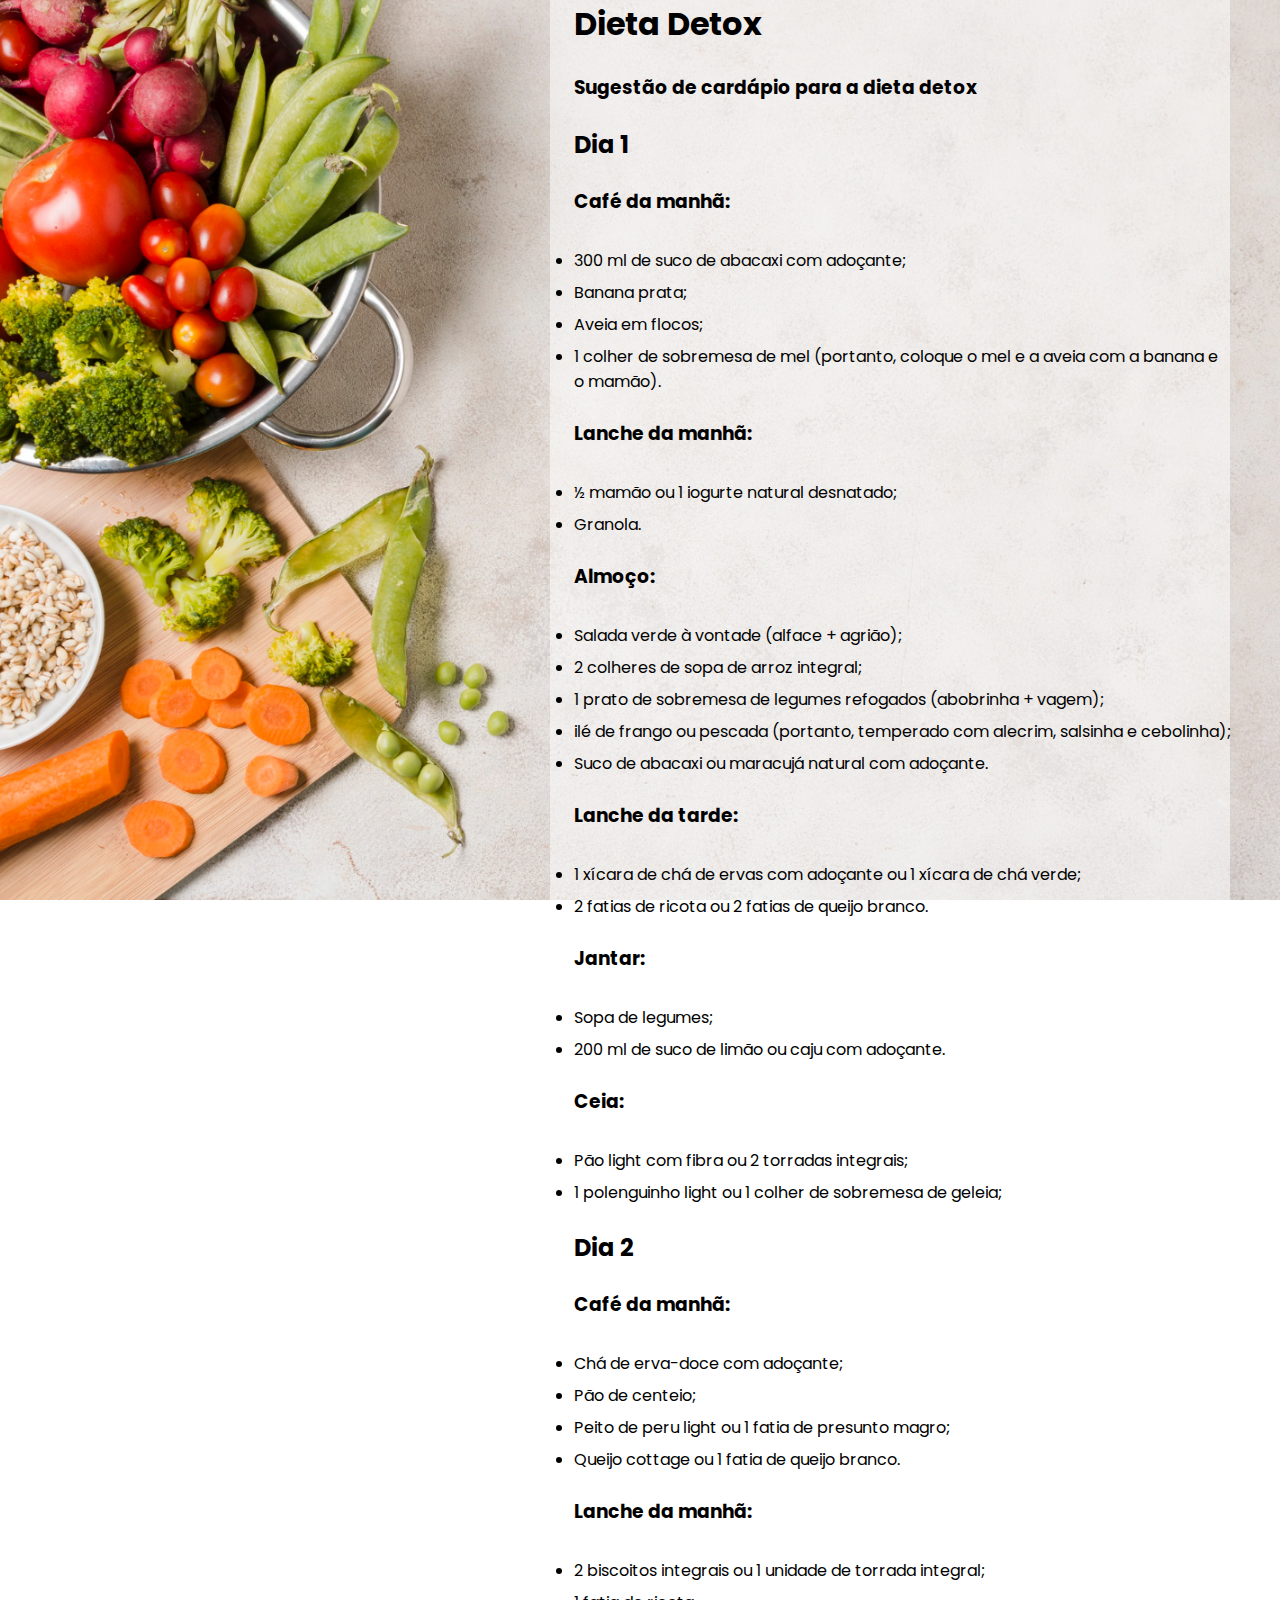
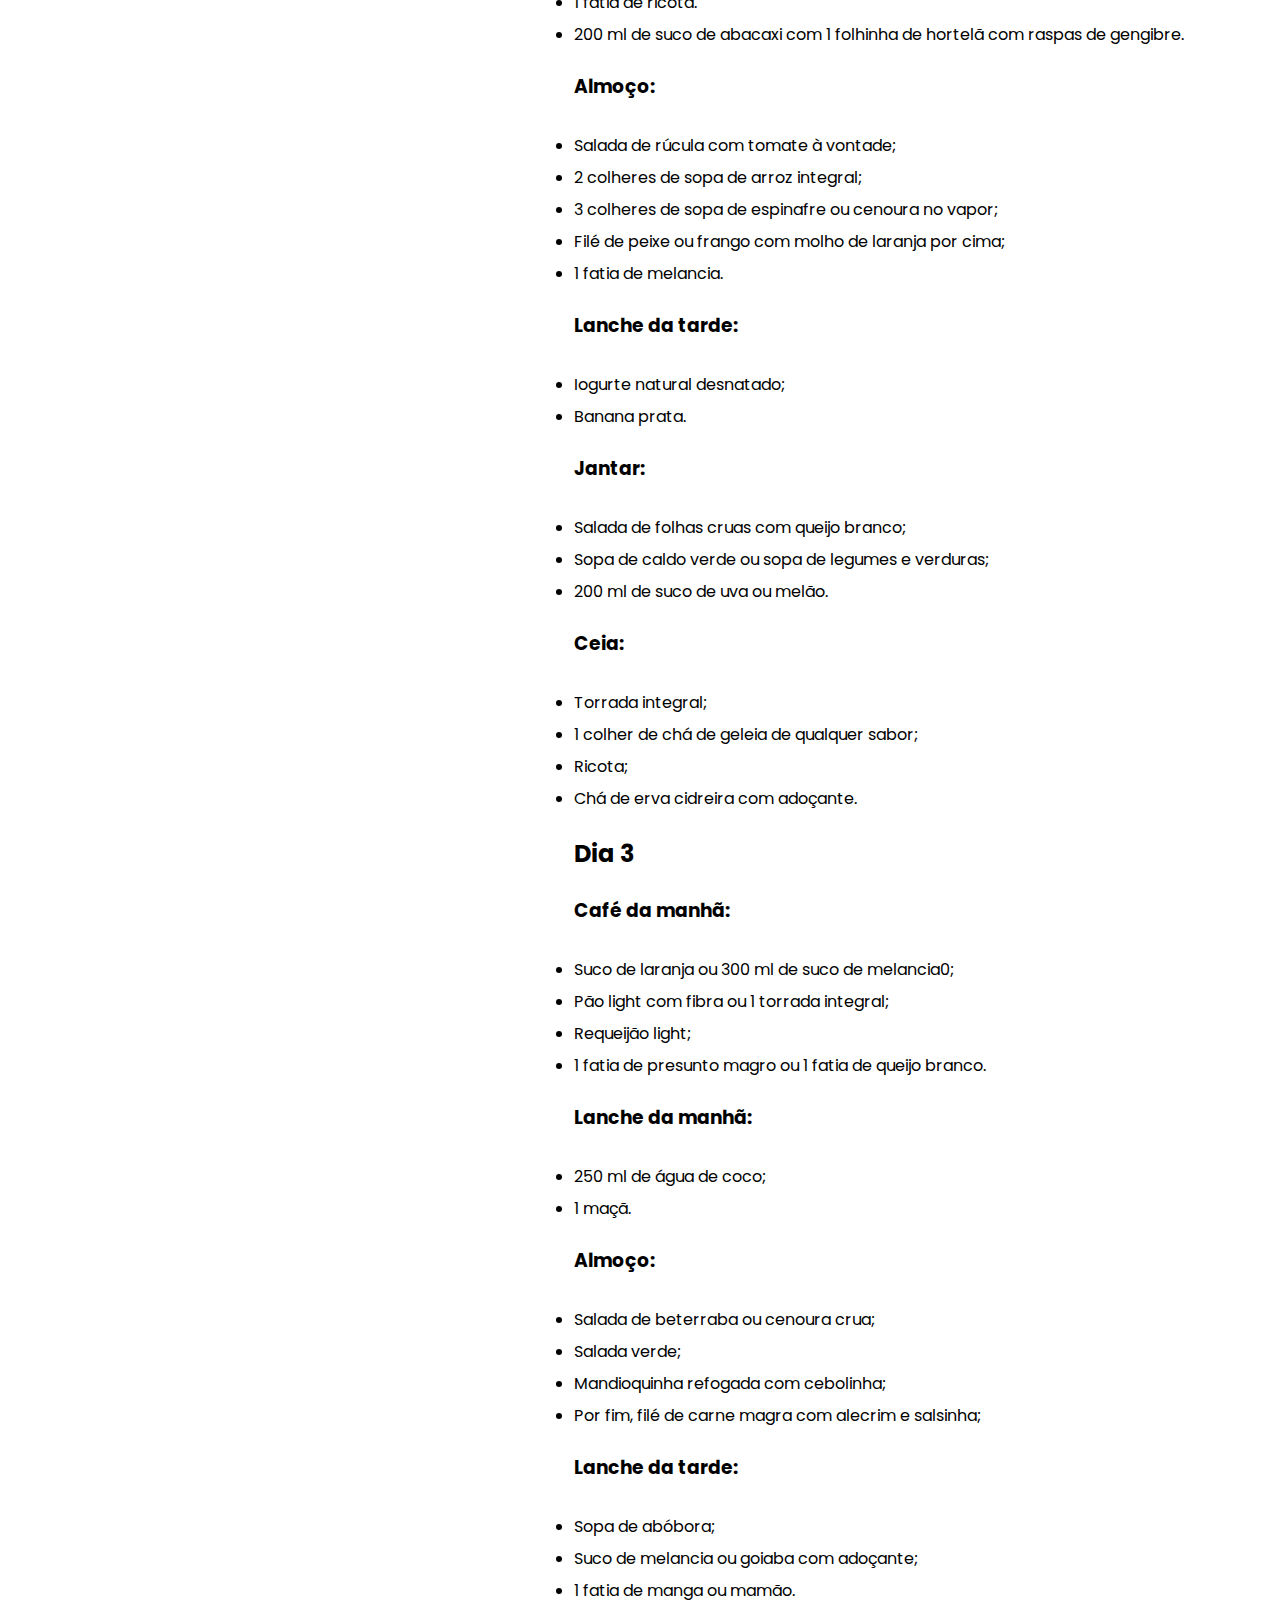
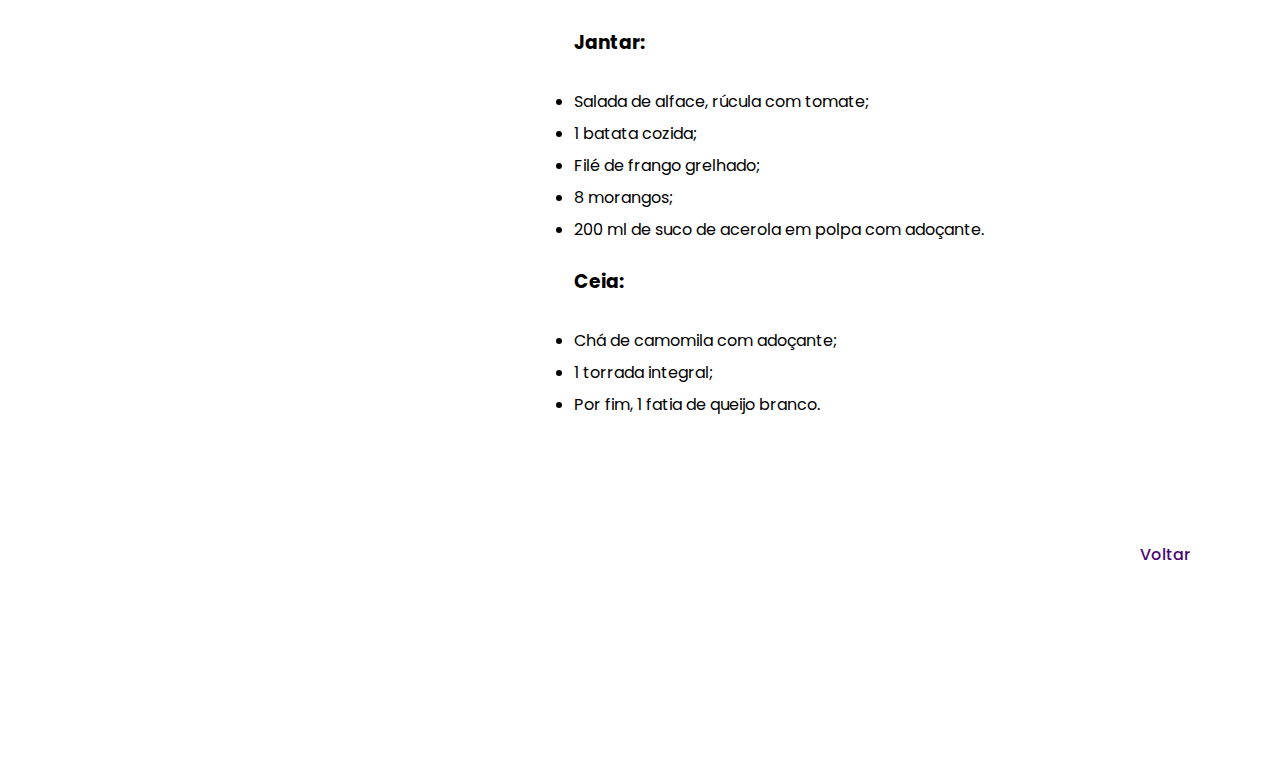
<file: Dieta Detox/detox.html>
<!DOCTYPE html>
<html lang="pt-br">
<head>
    <meta charset="UTF-8">
    <meta name="viewport" content="width=device-width, initial-scale=1.0">
    <link rel="stylesheet" href="https://pedro065.github.io/lifefit.github.io/CSS/dieta1.css">
    <link href="https://fonts.googleapis.com/css2?family=Poppins:ital,wght@0,500;0,800;1,300&display=swap" rel="stylesheet"/>
    <title> Dieta Detox</title>
</head>
<body>
     <div class="p1">
        <h1>Dieta Detox</h1>
        <p>&nbsp;</p>
         <h3>Sugestão de cardápio para a dieta detox</h3>
         <p>&nbsp;</p>
         <h2>Dia 1</h2>
         <p>&nbsp;</p>
         <h3>Café da manhã:</h3>
         <p>&nbsp;</p>
         <ul>
            <li>
                300 ml de suco de abacaxi com adoçante;
            </li>
            <li>
                Banana prata;
            </li>
            <li>
                Aveia em flocos; 
            </li>
            <li>
                1 colher de sobremesa de mel (portanto, coloque o mel e a aveia com a banana e o mamão).
            </li>
            
         </ul>
         <p>&nbsp;</p>
         <h3>Lanche da manhã:</h3>
         <p>&nbsp;</p>
         <ul>
            <li>
                ½ mamão ou 1 iogurte natural desnatado;
            </li>
            <li>
                Granola.
            </li>
        </ul>
        <p>&nbsp;</p>
         <h3>Almoço:</h3>
         <p>&nbsp;</p>
         <ul>
            <li>
                Salada verde à vontade (alface + agrião);
            </li>
            <li>
                2 colheres de sopa de arroz integral;
            </li>
            <li>
                1 prato de sobremesa de legumes refogados (abobrinha + vagem);
            </li>
            <li>
                ilé de frango ou pescada (portanto, temperado com alecrim, salsinha e cebolinha);
            </li>
            <li>
                Suco de abacaxi ou maracujá natural com adoçante.
            </li>
        </ul>
        <p>&nbsp;</p>
        <h3>Lanche da tarde:</h3>
         <p>&nbsp;</p>
         <ul>
            <li>
                1 xícara de chá de ervas com adoçante ou 1 xícara de chá verde;
            </li>
            <li>
                2 fatias de ricota ou 2 fatias de queijo branco.
            </li> 
            
        </ul>
        <p>&nbsp;</p>
        <h3>Jantar:</h3>
         <p>&nbsp;</p>
         <ul>
            <li>
                Sopa de legumes;
            </li>
            <li>
                200 ml de suco de limão ou caju com adoçante.
            </li>
        </ul>
        <p>&nbsp;</p>
        <h3>Ceia:</h3>
        <p>&nbsp;</p>
        <ul>
           <li>Pão light com fibra ou 2 torradas integrais;</li>
           <li>1 polenguinho light ou 1 colher de sobremesa de geleia;</li>
       </ul>
       <p>&nbsp;</p>

       <!-- DIA 2 -->

       <h2>Dia 2</h2>
         <p>&nbsp;</p>
         <h3>Café da manhã:</h3>
         <p>&nbsp;</p>
         <ul>
            <li>
                Chá de erva-doce com adoçante;
            </li>
            <li>
                Pão de centeio;
            </li>
            <li>
                Peito de peru light ou 1 fatia de presunto magro;
            </li>
            <li>
                Queijo cottage ou 1 fatia de queijo branco.
            </li>
         </ul>
         <p>&nbsp;</p>
         <h3>Lanche da manhã:</h3>
         <p>&nbsp;</p>
         <ul>
            <li>
                2 biscoitos integrais ou 1 unidade de torrada integral;
            </li>
            <li>
                1 fatia de ricota.
            </li>
            <li>
                200 ml de suco de abacaxi com 1 folhinha de hortelã com raspas de gengibre.
            </li>
        </ul>
        <p>&nbsp;</p>
         <h3>Almoço:</h3>
         <p>&nbsp;</p>
         <ul>
            <li>
                Salada de rúcula com tomate à vontade;
            </li>
            <li>
                2 colheres de sopa de arroz integral;
            </li>
            <li>
                3 colheres de sopa de espinafre ou cenoura no vapor;
            </li>
            <li>
                Filé de peixe ou frango com molho de laranja por cima;
            </li>
            <li>
                1 fatia de melancia.
            </li>
        </ul>
        <p>&nbsp;</p>
        <h3>Lanche da tarde:</h3>
         <p>&nbsp;</p>
         <ul>
            <li>Iogurte natural desnatado;</li>
            <li>Banana prata.</li>
        </ul>
        <p>&nbsp;</p>
        <h3>Jantar:</h3>
         <p>&nbsp;</p>
         <ul>
            <li>Salada de folhas cruas com queijo branco;</li>
            <li>Sopa de caldo verde ou sopa de legumes e verduras;</li>
            <li>200 ml de suco de uva ou melão.</li>
            
        </ul>
        <p>&nbsp;</p>
        <h3>Ceia:</h3>
        <p>&nbsp;</p>
        <ul>
           <li>Torrada integral;</li>
           <li>1 colher de chá de geleia de qualquer sabor;</li>
           <li>Ricota;</li>
           <li>Chá de erva cidreira com adoçante.</li>           </li>
       </ul>
       <p>&nbsp;</p>

       <!-- DIA 3 -->

       <h2>Dia 3</h2>
       <p>&nbsp;</p>
       <h3>Café da manhã:</h3>
       <p>&nbsp;</p>
       <ul>
          <li>Suco de laranja ou 300 ml de suco de melancia0;</li>
          <li>Pão light com fibra ou 1 torrada integral;</li>
          <li>Requeijão light;</li>
          <li>1 fatia de presunto magro ou 1 fatia de queijo branco.</li>
       </ul>
       <p>&nbsp;</p>
       <h3>Lanche da manhã:</h3>
       <p>&nbsp;</p>
       <ul>
          <li>250 ml de água de coco;</li>
          <li>1 maçã.</li>
          
      </ul>
      <p>&nbsp;</p>
       <h3>Almoço:</h3>
       <p>&nbsp;</p>
       <ul>
          <li>Salada de beterraba ou cenoura crua;</li>
          <li>Salada verde;</li>
          <li>Mandioquinha refogada com cebolinha;</li>
          <li>Por fim, filé de carne magra com alecrim e salsinha;</li>
      </ul>
      <p>&nbsp;</p>
      <h3>Lanche da tarde:</h3>
       <p>&nbsp;</p>
       <ul>
          <li>Sopa de abóbora;</li>
          <li>Suco de melancia ou goiaba com adoçante;</li>
          <li>1 fatia de manga ou mamão.</li>
      </ul>
      <p>&nbsp;</p>
      <h3>Jantar:</h3>
       <p>&nbsp;</p>
       <ul>
         <li>Salada de alface, rúcula com tomate;</li>
         <li>1 batata cozida;</li>
         <li>Filé de frango grelhado;</li>
         <li>8 morangos;</li>
         <li>200 ml de suco de acerola em polpa com adoçante.</li>
      </ul>
      <p>&nbsp;</p>
      <h3>Ceia:</h3>
      <p>&nbsp;</p>
      <ul>
         <li>Chá de camomila com adoçante;</li>
         <li>1 torrada integral;</li>
         <li>Por fim, 1 fatia de queijo branco.</li>
     </ul>
     <p>&nbsp;</p>
     <p>&nbsp;</p><p>&nbsp;</p><p>&nbsp;</p><p>&nbsp;</p>
     <div class="link">
         <a href="https://pedro065.github.io/lifefit.github.io/dieta.html" >Voltar</a>
    </div>
    <p>&nbsp;</p><p>&nbsp;</p><p>&nbsp;</p><p>&nbsp;</p>
    <p>&nbsp;</p><p>&nbsp;</p><p>&nbsp;</p><p>&nbsp;</p>

        

</body>
</html>
</file>
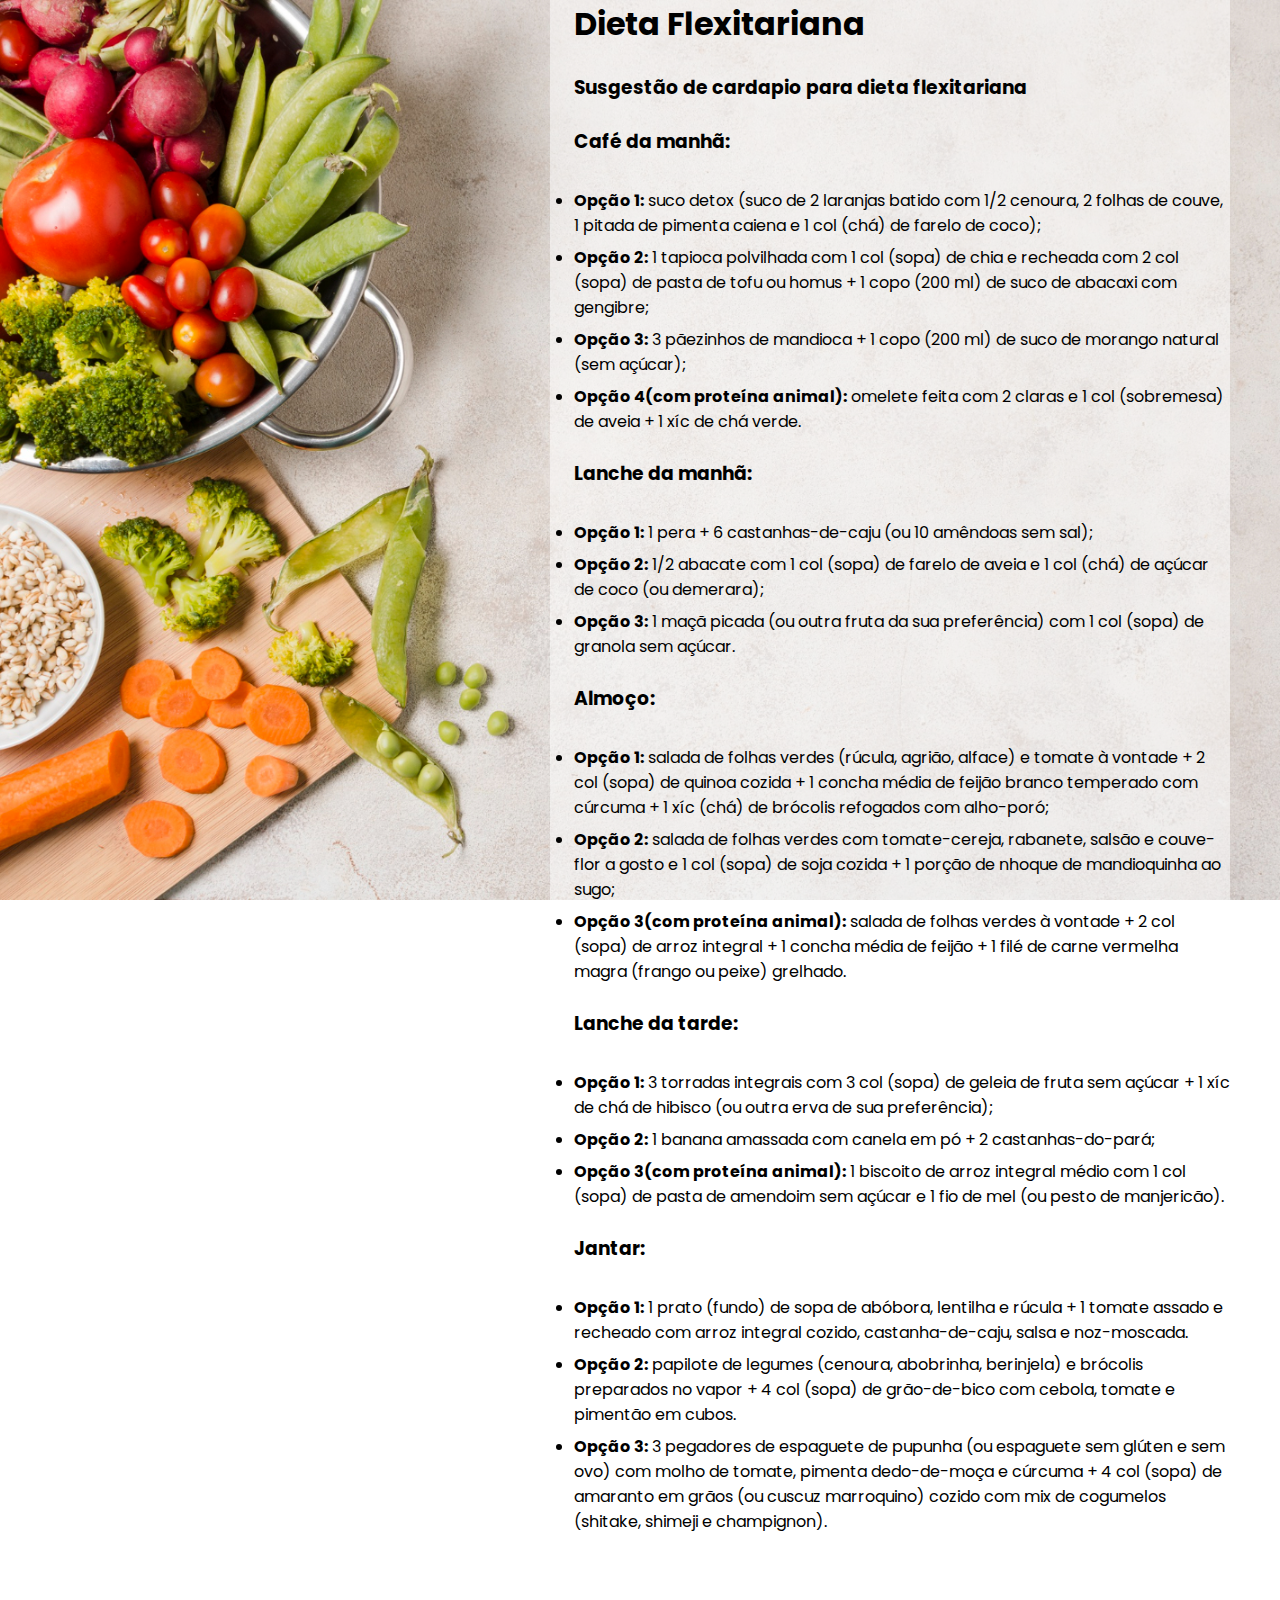
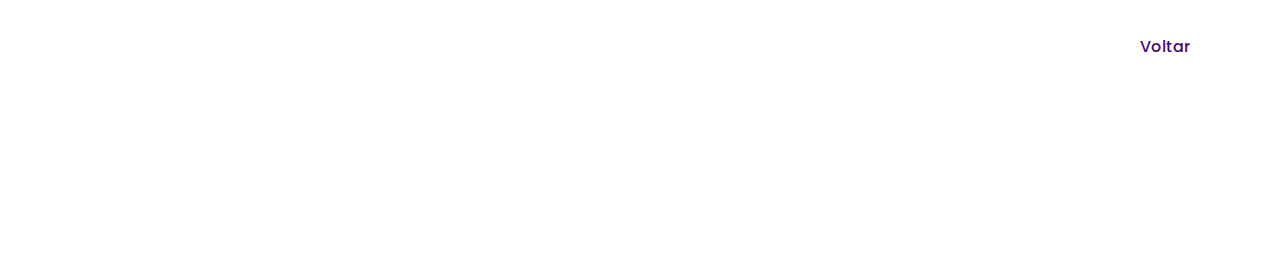
<file: Dieta Flexitariana/flexitariana.html>
<!DOCTYPE html>
<html lang="en">
<head>
    <meta charset="UTF-8">
    <meta name="viewport" content="width=device-width, initial-scale=1.0">
    <link href="https://fonts.googleapis.com/css2?family=Poppins:ital,wght@0,500;0,800;1,300&display=swap" rel="stylesheet"/>
    <link rel="stylesheet" href="https://pedro065.github.io/lifefit.github.io/CSS/dieta1.css">
    <title>Dieta flexitariana</title>
</head>
<body>
     <div class="p1">
        <h1>Dieta Flexitariana</h1>
        <p>&nbsp;</p>
         <h3>Susgestão de cardapio para dieta flexitariana</h3>
         <p>&nbsp;</p>
         <h3>Café da manhã:</h3>
         <p>&nbsp;</p>
         <ul>
            <li>
                <b>Opção 1:</b>&nbsp;suco detox (suco de 2 laranjas batido com 1/2 cenoura, 2 folhas de couve, 1 pitada de pimenta caiena e 1 col (chá) de farelo de coco);
            </li>
            <li>
                <b>Opção 2:</b>&nbsp;1 tapioca polvilhada com 1 col (sopa) de chia e recheada com 2 col (sopa) de pasta de tofu ou homus + 1 copo (200 ml) de suco de abacaxi com gengibre;
            </li>
            <li>
                <b>Opção 3:</b>&nbsp;3 pãezinhos de mandioca + 1 copo (200 ml) de suco de morango natural (sem açúcar);
            <li>
                <b>Opção 4(com proteína animal):</b>&nbsp;omelete feita com 2 claras e 1 col (sobremesa) de aveia + 1 xíc de chá verde.
            </li>
         </ul>
         <p>&nbsp;</p>
         <h3>Lanche da manhã:</h3>
         <p>&nbsp;</p>
         <ul>
            <li>
                <b>Opção 1:</b>&nbsp;1 pera + 6 castanhas-de-caju (ou 10 amêndoas sem sal);
            </li>
            <li>
                <b>Opção 2:</b>&nbsp;1/2 abacate com 1 col (sopa) de farelo de aveia e 1 col (chá) de açúcar de coco (ou demerara);
            </li>
            
            <li>
                <b>Opção 3:</b>&nbsp;1 maçã picada (ou outra fruta da sua preferência) com 1 col (sopa) de granola sem açúcar.
            </li>
        </ul>
        <p>&nbsp;</p>
         <h3>Almoço:</h3>
         <p>&nbsp;</p>
         <ul>
            <li>
                <b>Opção 1:</b>&nbsp;salada de folhas verdes (rúcula, agrião, alface) e tomate à vontade + 2 col (sopa) de quinoa cozida + 1 concha média de feijão branco temperado com cúrcuma + 1 xíc (chá) de brócolis refogados com alho-poró;
            </li>
            <li>
                <b>Opção 2:</b>&nbsp;salada de folhas verdes com tomate-cereja, rabanete, salsão e couve-flor a gosto e 1 col (sopa) de soja cozida + 1 porção de nhoque de mandioquinha ao sugo;
            </li>
            <li>
                <b>Opção 3(com proteína animal):</b>&nbsp;salada de folhas verdes à vontade + 2 col (sopa) de arroz integral + 1 concha média de feijão + 1 filé de carne vermelha magra (frango ou peixe) grelhado.
            </li>
        </ul>
        <p>&nbsp;</p>
        <h3>Lanche da tarde:</h3>
         <p>&nbsp;</p>
         <ul>
            <li>
                <b>Opção 1:</b>&nbsp;3 torradas integrais com 3 col (sopa) de geleia de fruta sem açúcar + 1 xíc de chá de hibisco (ou outra erva de sua preferência);
            </li>
            <li>
                <b>Opção 2:</b>&nbsp;1 banana amassada com canela em pó + 2 castanhas-do-pará;
            </li>
            <li>
                <b>Opção 3(com proteína animal):</b>&nbsp;1 biscoito de arroz integral médio com 1 col (sopa) de pasta de amendoim sem açúcar e 1 fio de mel (ou pesto de manjericão).
            </li>
        </ul>
        <p>&nbsp;</p>
        <h3>Jantar:</h3>
         <p>&nbsp;</p>
         <ul>
            <li>
                <b>Opção 1:</b>&nbsp;1 prato (fundo) de sopa de abóbora, lentilha e rúcula + 1 tomate assado e recheado com arroz integral cozido, castanha-de-caju, salsa e noz-moscada.
            </li>
            <li>
                <b>Opção 2:</b>&nbsp;papilote de legumes (cenoura, abobrinha, berinjela) e brócolis preparados no vapor + 4 col (sopa) de grão-de-bico com cebola, tomate e pimentão em cubos.
            </li>
            <li>
                <b>Opção 3:</b>&nbsp;3 pegadores de espaguete de pupunha (ou espaguete sem glúten e sem ovo) com molho de tomate, pimenta dedo-de-moça e cúrcuma + 4 col (sopa) de amaranto em grãos (ou cuscuz marroquino) cozido com mix de cogumelos (shitake, shimeji e champignon).
            </li>
        </ul>
        <p>&nbsp;</p><p>&nbsp;</p><p>&nbsp;</p><p>&nbsp;</p>
        <div class="link">
            <a href="https://pedro065.github.io/lifefit.github.io/dieta.html" >Voltar</a>
        </div>
        <p>&nbsp;</p><p>&nbsp;</p><p>&nbsp;</p><p>&nbsp;</p>
        <p>&nbsp;</p><p>&nbsp;</p><p>&nbsp;</p><p>&nbsp;</p>

        

</body>
</html>
</file>
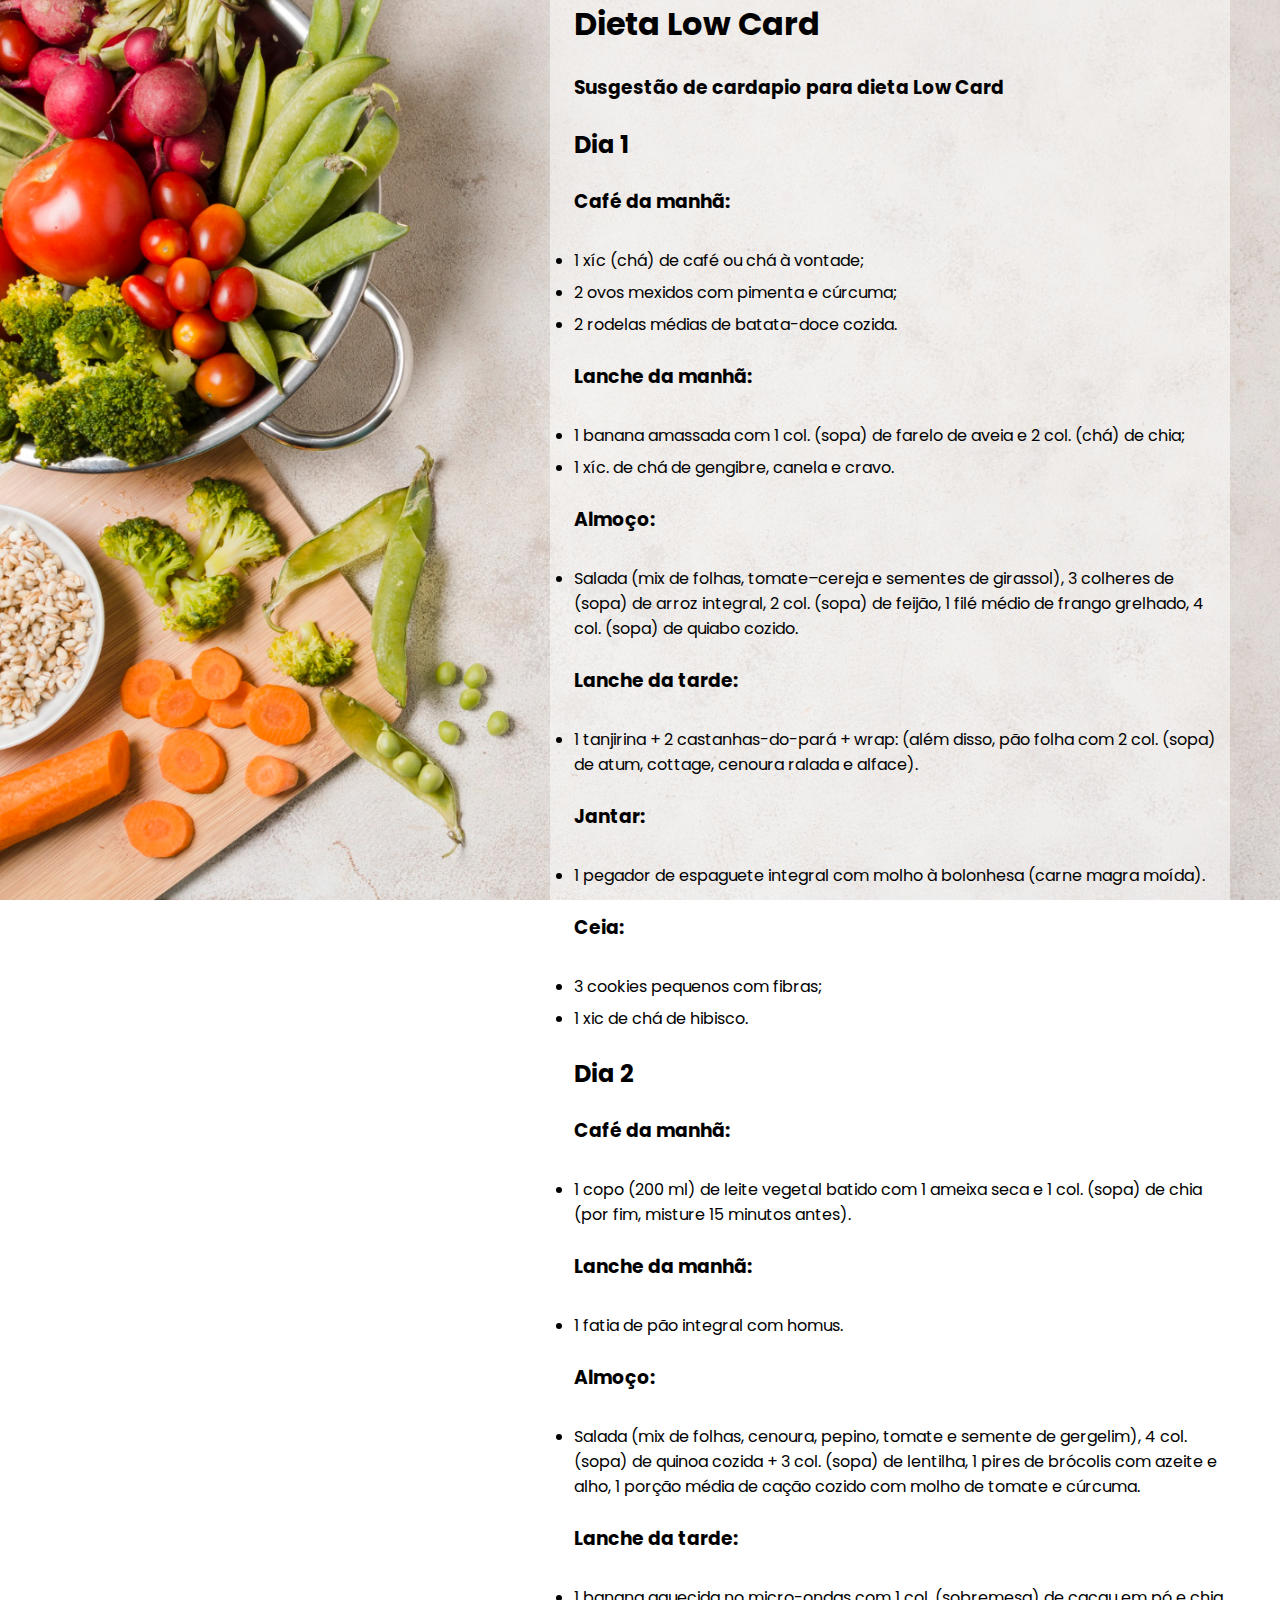
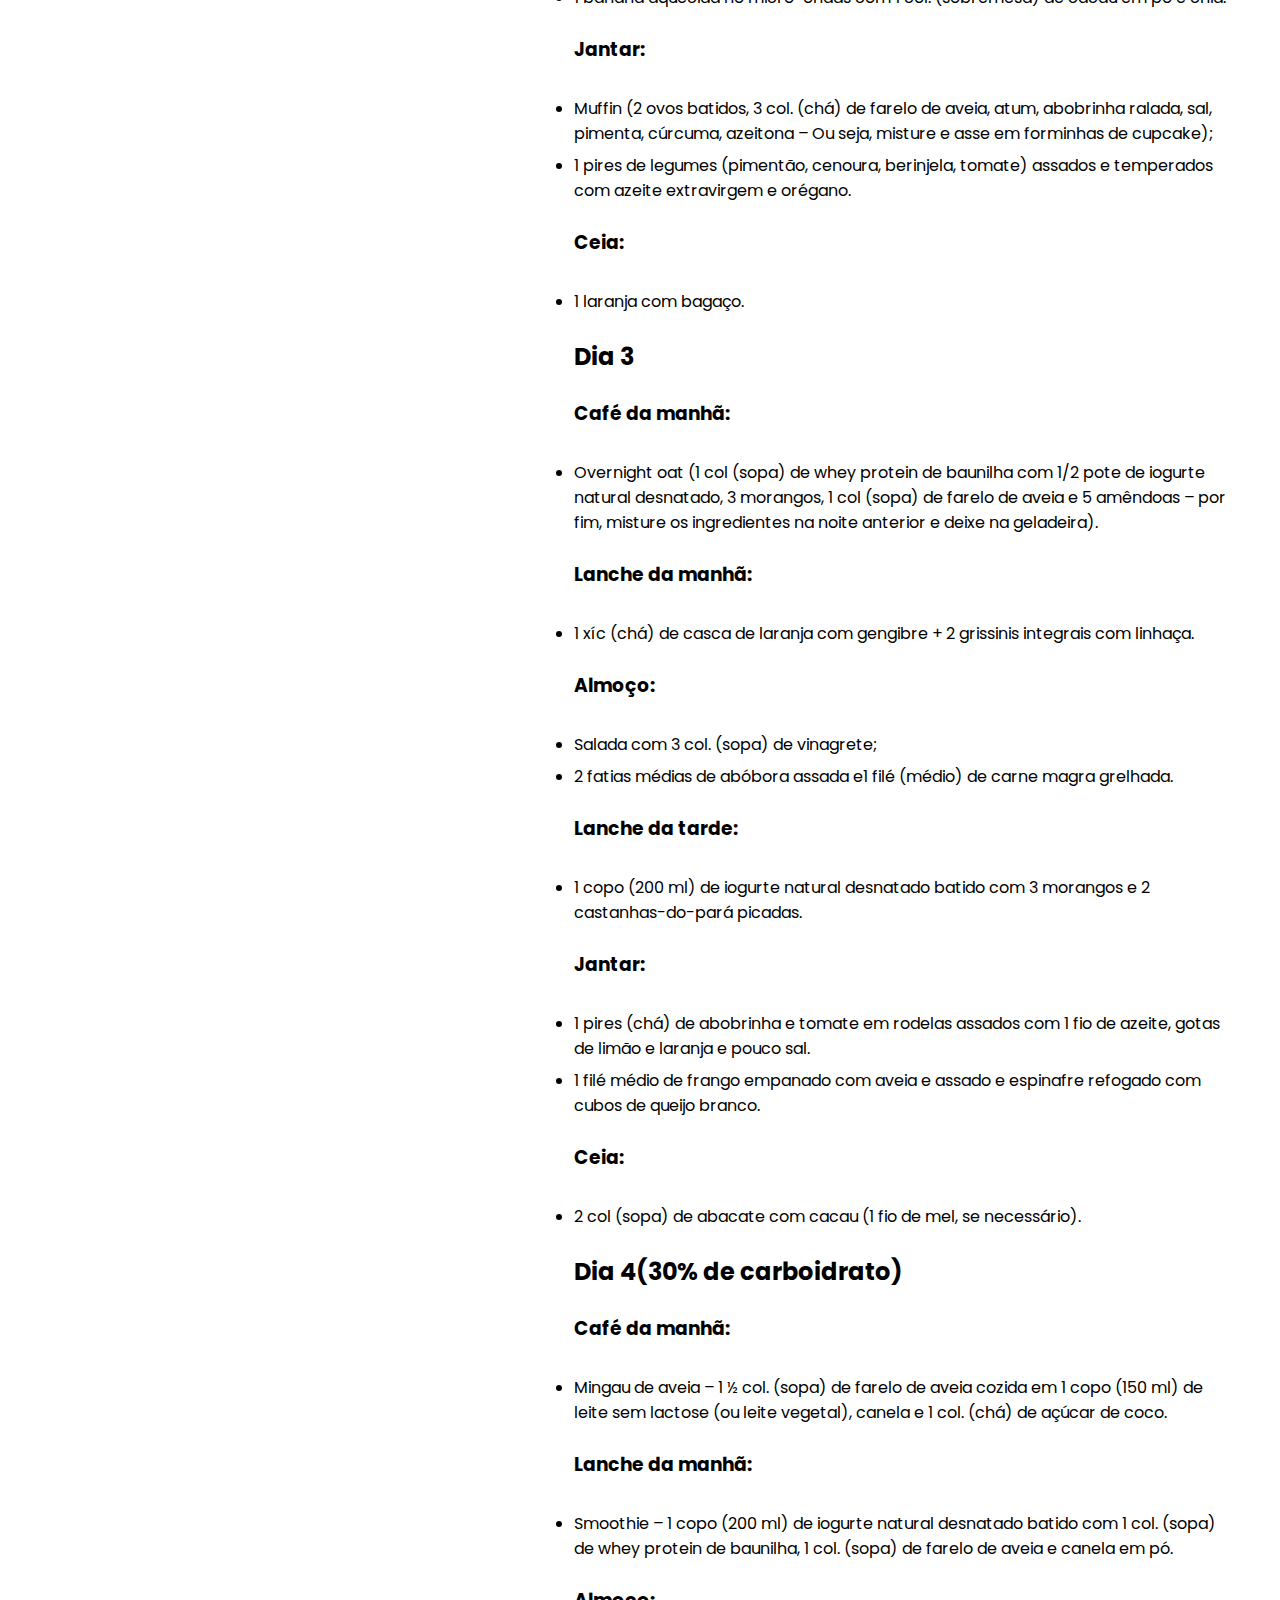
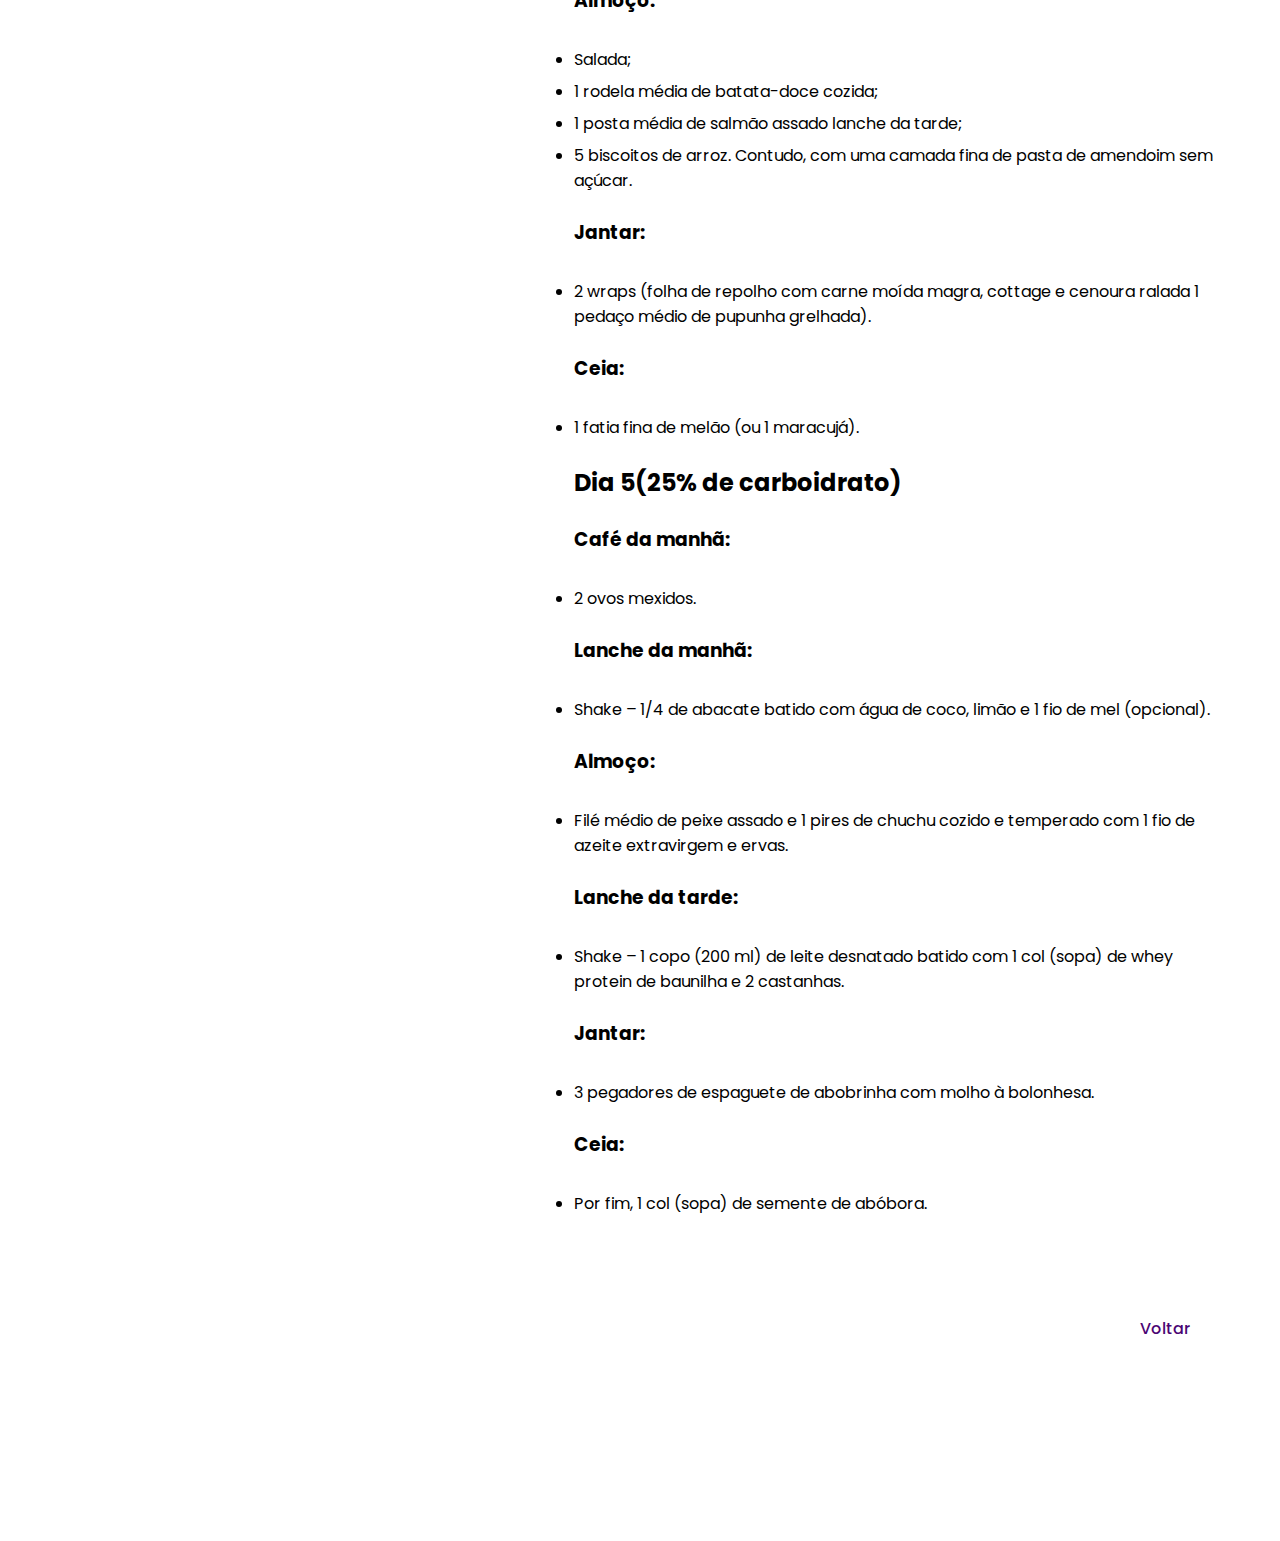
<file: Dieta Low Carb/lowCard.html>
<!DOCTYPE html>
<html lang="en">
<head>
    <meta charset="UTF-8">
    <meta name="viewport" content="width=device-width, initial-scale=1.0">
    <link rel="stylesheet" href="https://pedro065.github.io/lifefit.github.io/CSS/dieta1.css">
    <link href="https://fonts.googleapis.com/css2?family=Poppins:ital,wght@0,500;0,800;1,300&display=swap" rel="stylesheet"/>
    <title>Dieta Low Card</title>
</head>
<body>
     <div class="p1">
        <h1>Dieta Low Card</h1>
        <p>&nbsp;</p>
         <h3>Susgestão de cardapio para dieta Low Card</h3>
         <p>&nbsp;</p>
         <h2>Dia 1</h2>
         <p>&nbsp;</p>
         <h3>Café da manhã:</h3>
         <p>&nbsp;</p>
         <ul>
            <li>
                1 xíc (chá) de café ou chá à vontade;
            </li>
            <li>
                2 ovos mexidos com pimenta e cúrcuma;
            </li>
            <li>
                2 rodelas médias de batata-doce cozida.
            </li>
            
         </ul>
         <p>&nbsp;</p>
         <h3>Lanche da manhã:</h3>
         <p>&nbsp;</p>
         <ul>
            <li>
                1 banana amassada com 1 col. (sopa) de farelo de aveia e 2 col. (chá) de chia;
            </li>
            <li>
                1 xíc. de chá de gengibre, canela e cravo.
            </li>
        </ul>
        <p>&nbsp;</p>
         <h3>Almoço:</h3>
         <p>&nbsp;</p>
         <ul>
            <li>
                Salada (mix de folhas, tomate–cereja e sementes de girassol), 3 colheres de (sopa) de arroz integral, 2 col. (sopa) de feijão, 1 filé médio de frango grelhado, 4 col. (sopa) de quiabo cozido.
            </li>
        </ul>
        <p>&nbsp;</p>
        <h3>Lanche da tarde:</h3>
         <p>&nbsp;</p>
         <ul>
            <li>
                1 tanjirina + 2 castanhas-do-pará + wrap: (além disso, pão folha com 2 col. (sopa) de atum, cottage, cenoura ralada e alface).
            </li>
        </ul>
        <p>&nbsp;</p>
        <h3>Jantar:</h3>
         <p>&nbsp;</p>
         <ul>
            <li>1 pegador de espaguete integral com molho à bolonhesa (carne magra moída).</li>
        </ul>
        <p>&nbsp;</p>
        <h3>Ceia:</h3>
        <p>&nbsp;</p>
        <ul>
           <li>3 cookies pequenos com fibras;</li>
           <li>1 xic de chá de hibisco.</li>
       </ul>
       <p>&nbsp;</p>

       <!-- DIA 2 -->

       <h2>Dia 2</h2>
         <p>&nbsp;</p>
         <h3>Café da manhã:</h3>
         <p>&nbsp;</p>
         <ul>
            <li>
                1 copo (200 ml) de leite vegetal batido com 1 ameixa seca e 1 col. (sopa) de chia (por fim, misture 15 minutos antes). 
            </li>
         </ul>
         <p>&nbsp;</p>
         <h3>Lanche da manhã:</h3>
         <p>&nbsp;</p>
         <ul>
            <li>
                1 fatia de pão integral com homus.
            </li>
        </ul>
        <p>&nbsp;</p>
         <h3>Almoço:</h3>
         <p>&nbsp;</p>
         <ul>
            <li>
                Salada (mix de folhas, cenoura, pepino, tomate e semente de gergelim), 4 col. (sopa) de quinoa cozida + 3 col. (sopa) de lentilha, 1 pires de brócolis com azeite e alho, 1 porção média de cação cozido com molho de tomate e cúrcuma.
            </li>
        </ul>
        <p>&nbsp;</p>
        <h3>Lanche da tarde:</h3>
         <p>&nbsp;</p>
         <ul>
            <li>
                1 banana aquecida no micro-ondas com 1 col. (sobremesa) de cacau em pó e chia. 
            </li>
        </ul>
        <p>&nbsp;</p>
        <h3>Jantar:</h3>
         <p>&nbsp;</p>
         <ul>
            <li>
                Muffin (2 ovos batidos, 3 col. (chá) de farelo de aveia, atum, abobrinha ralada, sal, pimenta, cúrcuma, azeitona – Ou seja, misture e asse em forminhas de cupcake);
            </li>
            <li>
                1 pires de legumes (pimentão, cenoura, berinjela, tomate) assados e temperados com azeite extravirgem e orégano. 
            </li>
        </ul>
        <p>&nbsp;</p>
        <h3>Ceia:</h3>
        <p>&nbsp;</p>
        <ul>
           <li>
            1 laranja com bagaço.
           </li>
       </ul>
       <p>&nbsp;</p>

       <!-- DIA 3 -->

       <h2>Dia 3</h2>
       <p>&nbsp;</p>
       <h3>Café da manhã:</h3>
       <p>&nbsp;</p>
       <ul>
          <li>
            Overnight oat (1 col (sopa) de whey protein de baunilha com 1/2 pote de iogurte natural desnatado, 3 morangos, 1 col (sopa) de farelo de aveia e 5 amêndoas – por fim, misture os ingredientes na noite anterior e deixe na geladeira).
          </li>
       </ul>
       <p>&nbsp;</p>
       <h3>Lanche da manhã:</h3>
       <p>&nbsp;</p>
       <ul>
          <li>
            1 xíc (chá) de casca de laranja com gengibre + 2 grissinis integrais com linhaça.
          </li>
          
      </ul>
      <p>&nbsp;</p>
       <h3>Almoço:</h3>
       <p>&nbsp;</p>
       <ul>
          <li>
            Salada com 3 col. (sopa) de vinagrete; 
          </li>
          <li>
            2 fatias médias de abóbora assada e1 filé (médio) de carne magra grelhada.
          </li>
      </ul>
      <p>&nbsp;</p>
      <h3>Lanche da tarde:</h3>
       <p>&nbsp;</p>
       <ul>
          <li>
            1 copo (200 ml) de iogurte natural desnatado batido com 3 morangos e 2 castanhas-do-pará picadas.
          </li>
      </ul>
      <p>&nbsp;</p>
      <h3>Jantar:</h3>
       <p>&nbsp;</p>
       <ul>
          <li>
            1 pires (chá) de abobrinha e tomate em rodelas assados com 1 fio de azeite, gotas de limão e laranja e pouco sal.
          </li>
          <li>
            1 filé médio de frango empanado com aveia e assado e espinafre refogado com cubos de queijo branco.
          </li>
      </ul>
      <p>&nbsp;</p>
      <h3>Ceia:</h3>
      <p>&nbsp;</p>
      <ul>
         <li>
            2 col (sopa) de abacate com cacau (1 fio de mel, se necessário).
         </li>
     </ul>
     <p>&nbsp;</p>

     <!-- DIA 4 -->

     <h2>Dia 4(30% de carboidrato)</h2>
       <p>&nbsp;</p>
       <h3>Café da manhã:</h3>
       <p>&nbsp;</p>
       <ul>
          <li>
            Mingau de aveia – 1 ½ col. (sopa) de farelo de aveia cozida em 1 copo (150 ml) de leite sem lactose (ou leite vegetal), canela e 1 col. (chá) de açúcar de coco.
          </li>
       </ul>
       <p>&nbsp;</p>
       <h3>Lanche da manhã:</h3>
       <p>&nbsp;</p>
       <ul>
          <li>
            Smoothie – 1 copo (200 ml) de iogurte natural desnatado batido com 1 col. (sopa) de whey protein de baunilha, 1 col. (sopa) de farelo de aveia e canela em pó.
          </li>
      </ul>
      <p>&nbsp;</p>
       <h3>Almoço:</h3>
       <p>&nbsp;</p>
       <ul>
        <li>Salada;</li>
        <li>1 rodela média de batata-doce cozida;</li>
        <li>1 posta média de salmão assado lanche da tarde;</li>
        <li>5 biscoitos de arroz. Contudo, com uma camada fina de pasta de amendoim sem açúcar.</li>
      </ul>
      <p>&nbsp;</p>
      <h3>Jantar:</h3>
       <p>&nbsp;</p>
       <ul>
          <li>
            2 wraps (folha de repolho com carne moída magra, cottage e cenoura ralada 1 pedaço médio de pupunha grelhada).
          </li>
      </ul>
      <p>&nbsp;</p>
      <h3>Ceia:</h3>
      <p>&nbsp;</p>
      <ul>
         <li>
            1 fatia fina de melão (ou 1 maracujá).
         </li>
     </ul>
     <p>&nbsp;</p>
     
     <!-- DIA 5 -->

    <h2>Dia 5(25% de carboidrato)</h2>
       <p>&nbsp;</p>
       <h3>Café da manhã:</h3>
       <p>&nbsp;</p>
       <ul>
          <li>
            2 ovos mexidos.
          </li>
       </ul>
       <p>&nbsp;</p>
       <h3>Lanche da manhã:</h3>
       <p>&nbsp;</p>
       <ul>
          <li>
            Shake – 1/4 de abacate batido com água de coco, limão e 1 fio de mel (opcional).
          </li>
      </ul>
      <p>&nbsp;</p>
       <h3>Almoço:</h3>
       <p>&nbsp;</p>
       <ul>
          <li>
            Filé médio de peixe assado e 1 pires de chuchu cozido e temperado com 1 fio de azeite extravirgem e ervas.
          </li> 
          
      </ul>
      <p>&nbsp;</p>
      <h3>Lanche da tarde:</h3>
       <p>&nbsp;</p>
       <ul>
          <li>
            Shake – 1 copo (200 ml) de leite desnatado batido com 1 col (sopa) de whey protein de baunilha e 2 castanhas.
          </li>
      </ul>
      <p>&nbsp;</p>
      <h3>Jantar:</h3>
       <p>&nbsp;</p>
       <ul>
          <li>
            3 pegadores de espaguete de abobrinha com molho à bolonhesa.
          </li>
      </ul>
      <p>&nbsp;</p>
      <h3>Ceia:</h3>
      <p>&nbsp;</p>
      <ul>
         <li>
            Por fim, 1 col (sopa) de semente de abóbora.
         </li>
       
     </ul>
     <p>&nbsp;</p><p>&nbsp;</p><p>&nbsp;</p><p>&nbsp;</p>
     <div class="link">
        <a href="https://pedro065.github.io/lifefit.github.io/dieta.html" >Voltar</a>
    </div>
    <p>&nbsp;</p><p>&nbsp;</p><p>&nbsp;</p><p>&nbsp;</p>
    <p>&nbsp;</p><p>&nbsp;</p><p>&nbsp;</p><p>&nbsp;</p>

        

</body>
</html>
</file>
